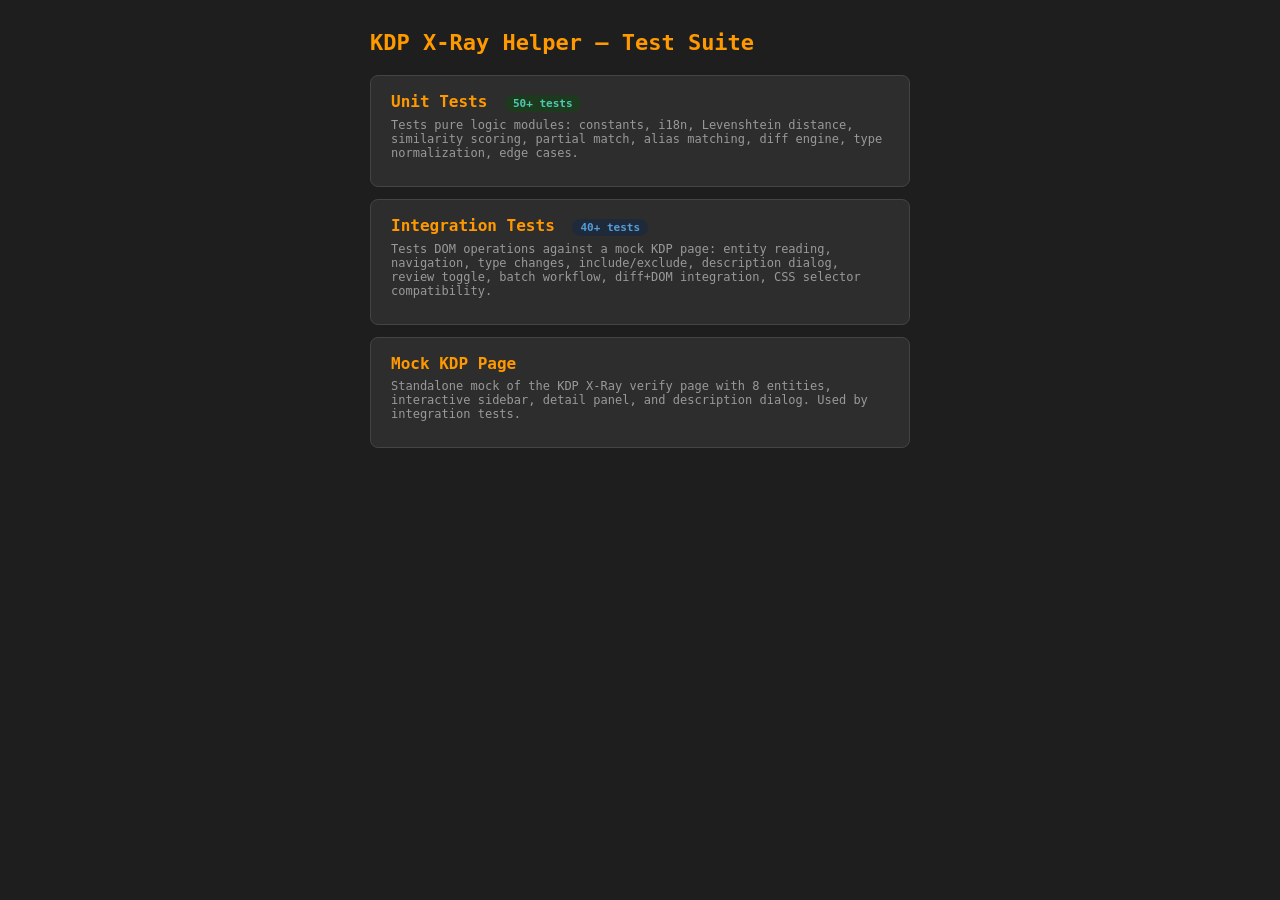
<file: tests/index.html>
<!doctype html>
<html>
<head>
  <meta charset="utf-8" />
  <title>KDP X-Ray Helper — Test Suite</title>
  <style>
    * { box-sizing: border-box; margin: 0; padding: 0; }
    body { font-family: 'SF Mono', Monaco, 'Consolas', monospace; font-size: 14px; background: #1e1e1e; color: #d4d4d4; padding: 30px; max-width: 600px; margin: 0 auto; }
    h1 { color: #ff9900; font-size: 22px; margin-bottom: 20px; }
    .card { background: #2d2d2d; border: 1px solid #444; border-radius: 8px; padding: 16px 20px; margin-bottom: 12px; }
    .card h2 { color: #569cd6; font-size: 16px; margin-bottom: 6px; }
    .card p { color: #999; font-size: 12px; margin-bottom: 10px; }
    a { color: #ff9900; text-decoration: none; font-weight: bold; }
    a:hover { text-decoration: underline; }
    .badge { display: inline-block; padding: 2px 8px; border-radius: 10px; font-size: 11px; margin-left: 8px; }
    .badge-unit { background: #1e3a1e; color: #4ec9b0; }
    .badge-int { background: #1e2a3a; color: #569cd6; }
  </style>
</head>
<body>
  <h1>KDP X-Ray Helper — Test Suite</h1>

  <div class="card">
    <h2><a href="test-runner.html">Unit Tests</a> <span class="badge badge-unit">50+ tests</span></h2>
    <p>Tests pure logic modules: constants, i18n, Levenshtein distance, similarity scoring, partial match, alias matching, diff engine, type normalization, edge cases.</p>
  </div>

  <div class="card">
    <h2><a href="test-integration.html">Integration Tests</a> <span class="badge badge-int">40+ tests</span></h2>
    <p>Tests DOM operations against a mock KDP page: entity reading, navigation, type changes, include/exclude, description dialog, review toggle, batch workflow, diff+DOM integration, CSS selector compatibility.</p>
  </div>

  <div class="card">
    <h2><a href="mock-kdp-page.html">Mock KDP Page</a></h2>
    <p>Standalone mock of the KDP X-Ray verify page with 8 entities, interactive sidebar, detail panel, and description dialog. Used by integration tests.</p>
  </div>
</body>
</html>
</file>
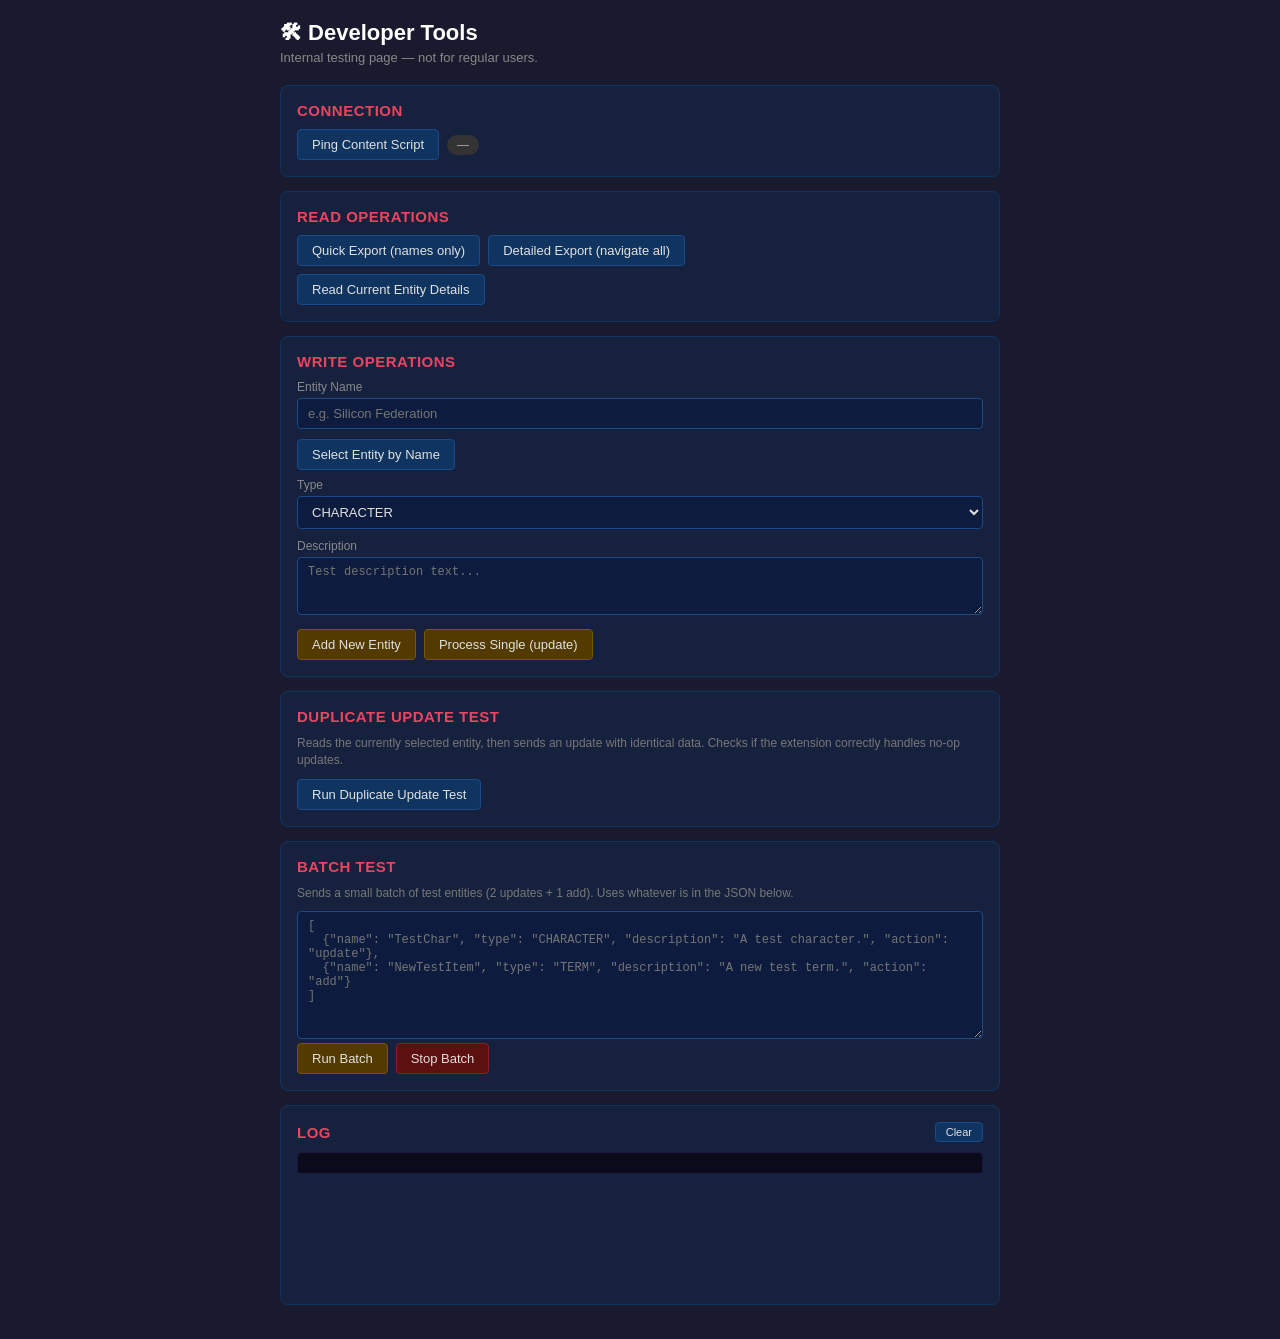
<file: options/options.html>
<!DOCTYPE html>
<html lang="en">
<head>
  <meta charset="UTF-8">
  <title>KDP X-Ray Helper — Developer Tools</title>
  <link rel="stylesheet" href="options.css">
</head>
<body>
  <div class="dev-container">
    <h1>🛠 Developer Tools</h1>
    <p class="subtitle">Internal testing page — not for regular users.</p>

    <!-- Connection Status -->
    <section class="card">
      <h2>Connection</h2>
      <div class="row">
        <button id="btn-ping">Ping Content Script</button>
        <span id="ping-status" class="status-badge">—</span>
      </div>
    </section>

    <!-- Read Operations -->
    <section class="card">
      <h2>Read Operations</h2>
      <div class="row">
        <button id="btn-quick-export">Quick Export (names only)</button>
        <button id="btn-detailed-export">Detailed Export (navigate all)</button>
      </div>
      <div class="row">
        <button id="btn-read-current">Read Current Entity Details</button>
      </div>
    </section>

    <!-- Write Operations -->
    <section class="card">
      <h2>Write Operations</h2>

      <div class="field-group">
        <label>Entity Name</label>
        <input type="text" id="input-entity-name" placeholder="e.g. Silicon Federation">
      </div>

      <div class="row">
        <button id="btn-select-entity">Select Entity by Name</button>
      </div>

      <div class="field-group">
        <label>Type</label>
        <select id="input-entity-type">
          <option value="CHARACTER">CHARACTER</option>
          <option value="TERM">TERM</option>
        </select>
      </div>
      <div class="field-group">
        <label>Description</label>
        <textarea id="input-entity-desc" rows="3" placeholder="Test description text..."></textarea>
      </div>

      <div class="row">
        <button id="btn-add-entity" class="btn-warning">Add New Entity</button>
        <button id="btn-process-single" class="btn-warning">Process Single (update)</button>
      </div>
    </section>

    <!-- Duplicate Detection Test -->
    <section class="card">
      <h2>Duplicate Update Test</h2>
      <p class="hint">Reads the currently selected entity, then sends an update with identical data. Checks if the extension correctly handles no-op updates.</p>
      <div class="row">
        <button id="btn-dup-test">Run Duplicate Update Test</button>
      </div>
    </section>

    <!-- Batch Test -->
    <section class="card">
      <h2>Batch Test</h2>
      <p class="hint">Sends a small batch of test entities (2 updates + 1 add). Uses whatever is in the JSON below.</p>
      <textarea id="input-batch-json" rows="8" placeholder='[
  {"name": "TestChar", "type": "CHARACTER", "description": "A test character.", "action": "update"},
  {"name": "NewTestItem", "type": "TERM", "description": "A new test term.", "action": "add"}
]'></textarea>
      <div class="row">
        <button id="btn-batch-run" class="btn-warning">Run Batch</button>
        <button id="btn-batch-stop" class="btn-danger">Stop Batch</button>
      </div>
    </section>

    <!-- Log Output -->
    <section class="card log-section">
      <div class="log-header">
        <h2>Log</h2>
        <button id="btn-clear-log" class="btn-small">Clear</button>
      </div>
      <pre id="log-output"></pre>
    </section>
  </div>

  <script src="../shared/constants.js"></script>
  <script src="options.js"></script>
</body>
</html>
</file>
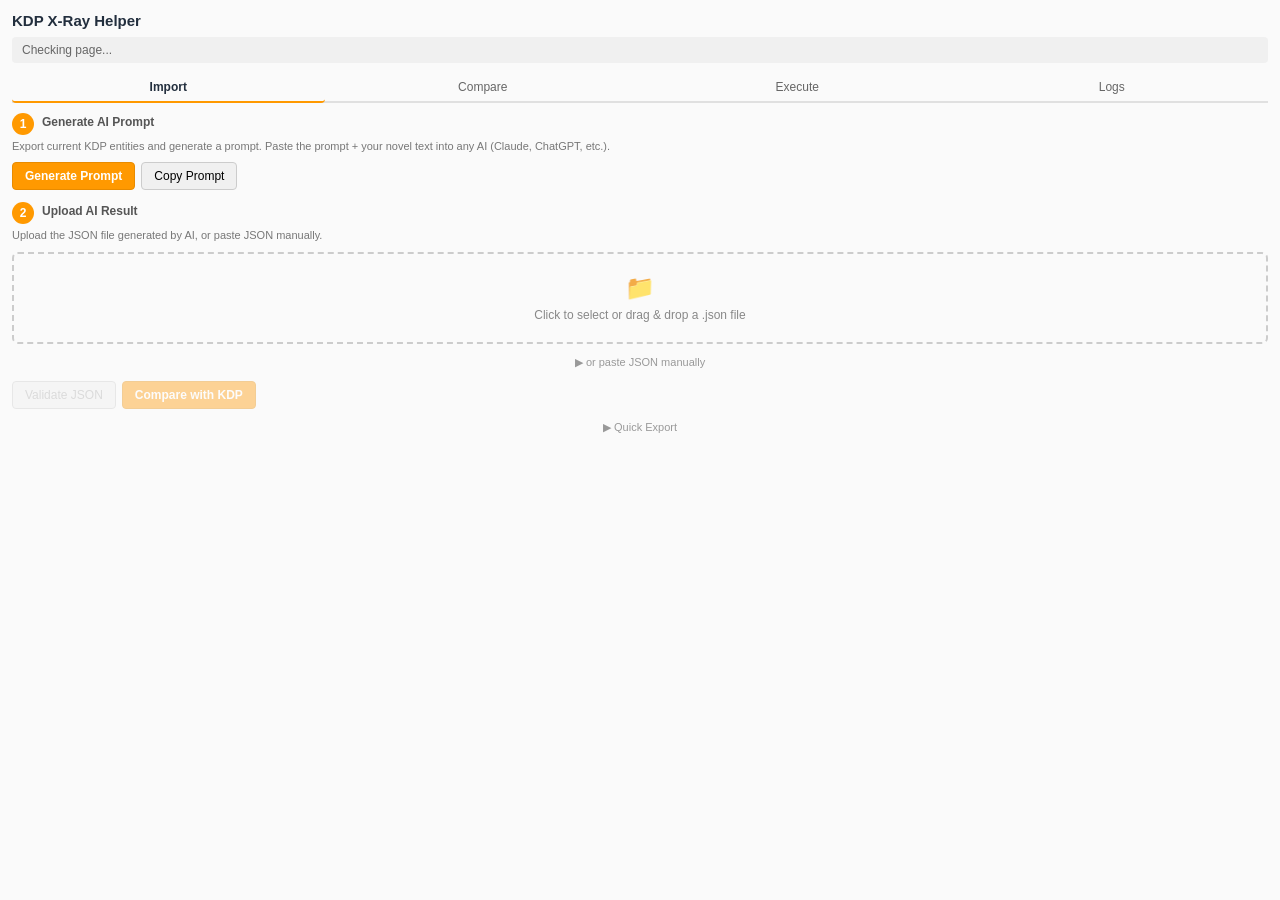
<file: sidepanel/sidepanel.html>
<!doctype html>
<html>
  <head>
    <meta charset="utf-8" />
    <link rel="stylesheet" href="sidepanel.css" />
  </head>
  <body>
    <div class="container">
      <!-- Header -->
      <div class="header">
        <h1 id="app-title">KDP X-Ray Helper</h1>
      </div>

      <!-- Status Bar -->
      <div id="status-bar" class="status">Checking page...</div>

      <!-- Tab Navigation -->
      <div class="tabs">
        <button class="tab active" data-tab="import" id="tab-btn-import">Import</button>
        <button class="tab" data-tab="diff" id="tab-btn-diff">Compare</button>
        <button class="tab" data-tab="execute" id="tab-btn-execute">Execute</button>
        <button class="tab" data-tab="log" id="tab-btn-log">Logs</button>
      </div>

      <!-- ========== IMPORT TAB ========== -->
      <div id="tab-import" class="tab-content active">

        <!-- STEP 1: Generate AI Prompt (with KDP entities embedded) -->
        <div class="section">
          <div class="step-header">
            <span class="step-badge">1</span>
            <label id="lbl-step1" class="section-label">Generate AI Prompt</label>
          </div>
          <p id="lbl-step1-desc" class="step-desc">Export current KDP entities and generate a prompt. Paste the prompt + your novel text into any AI (Claude, ChatGPT, etc.).</p>
          <div class="button-row">
            <button id="btn-gen-prompt" class="btn-primary">Generate Prompt</button>
            <button id="btn-copy-prompt">Copy Prompt</button>
          </div>
          <textarea
            id="prompt-output"
            rows="10"
            readonly
            class="prompt-area hidden"
          ></textarea>
          <div id="prompt-result" class="result"></div>
        </div>

        <!-- STEP 2: Upload AI result -->
        <div class="section">
          <div class="step-header">
            <span class="step-badge">2</span>
            <label id="lbl-step2" class="section-label">Upload AI Result</label>
          </div>
          <p id="lbl-step2-desc" class="step-desc">Upload the JSON file generated by AI, or paste JSON manually.</p>
          <div class="upload-zone" id="upload-zone">
            <input type="file" id="file-input" accept=".json" class="file-input-hidden" />
            <div class="upload-icon">📁</div>
            <div id="upload-hint" class="upload-hint">Click to select or drag & drop a .json file</div>
            <div id="upload-filename" class="upload-filename hidden"></div>
          </div>
          <!-- Collapsible paste area -->
          <div class="divider toggle-divider" id="toggle-paste-section">
            <span id="lbl-or-paste">▶ or paste JSON manually</span>
          </div>
          <div id="paste-section" class="section-inner hidden">
            <textarea
              id="json-input"
              rows="8"
              placeholder='[{"name":"Kyle Chen","type":"CHARACTER","description":"...","action":"update"}]'
            ></textarea>
          </div>
          <div class="button-row">
            <button id="btn-validate" disabled>Validate JSON</button>
            <button id="btn-compare" class="btn-primary" disabled>Compare with KDP</button>
          </div>
          <div id="validation-result" class="result"></div>
        </div>

        <!-- Quick Export (collapsible) -->
        <div class="divider toggle-divider" id="toggle-export-section">
          <span id="lbl-toggle-export">▶ Quick Export</span>
        </div>
        <div id="export-section" class="section hidden">
          <div class="button-row">
            <button id="btn-export">Export Entity List</button>
            <button id="btn-copy-export">Copy to Clipboard</button>
          </div>
          <textarea id="export-output" rows="6" readonly class="export-area"></textarea>
        </div>
      </div>

      <!-- ========== DIFF TAB ========== -->
      <div id="tab-diff" class="tab-content">
        <div class="diff-header">
          <h2 id="diff-title">Entity Comparison</h2>
          <div id="diff-summary" class="diff-summary"></div>
        </div>
        <div class="diff-actions">
          <button id="btn-approve-all" class="btn-sm">Approve All</button>
          <button id="btn-reject-all" class="btn-sm">Reject All</button>
        </div>
        <div id="diff-container" class="diff-container">
          <p class="placeholder-text">Import data and click "Compare with KDP" to see differences.</p>
        </div>
        <div class="button-row mt-10">
          <button id="btn-execute-approved" class="btn-primary btn-lg" disabled>Execute Approved Changes</button>
        </div>
      </div>

      <!-- ========== EXECUTE TAB ========== -->
      <div id="tab-execute" class="tab-content">
        <h2 id="exec-title">Batch Execution</h2>
        <div id="progress-section" class="progress-section">
          <div id="progress-bar-container" class="progress-bar-container">
            <div id="progress-bar" class="progress-bar">
              <span id="progress-text">0%</span>
            </div>
          </div>
          <div id="exec-status" class="exec-status"></div>
        </div>
        <div class="button-row mt-10">
          <button id="btn-start-batch" class="btn-primary" disabled>Start Batch</button>
          <button id="btn-stop" class="btn-danger" disabled>Stop</button>
        </div>
        <div id="exec-results" class="exec-results"></div>
      </div>

      <!-- ========== LOG TAB ========== -->
      <div id="tab-log" class="tab-content">
        <div id="log-output" class="log"></div>
        <button id="btn-clear-log">Clear Log</button>
      </div>
    </div>

    <!-- Load shared modules first, then panel scripts -->
    <script src="../shared/constants.js"></script>
    <script src="../shared/i18n.js"></script>
    <script src="../shared/diff-engine.js"></script>
    <script src="diff-viewer.js"></script>
    <script src="entity-editor.js"></script>
    <script src="batch-controls.js"></script>
    <script src="sidepanel.js"></script>
  </body>
</html>
</file>
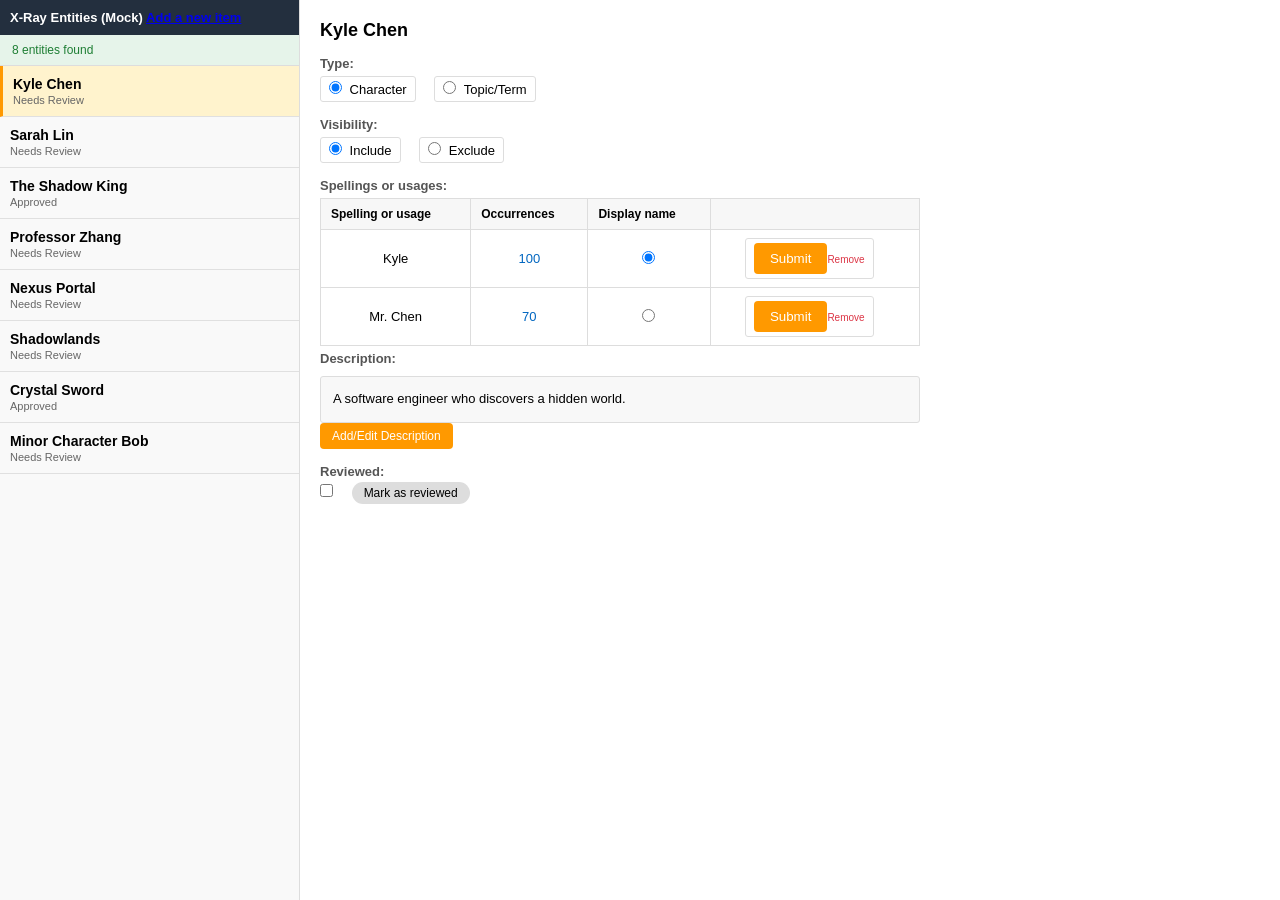
<file: tests/mock-kdp-page.html>
<!doctype html>
<html>
<head>
  <meta charset="utf-8" />
  <title>Mock KDP X-Ray Verify Page</title>
  <style>
    /* Simulate KDP X-Ray page layout — matches real Amazon KDP DOM structure */
    * { box-sizing: border-box; margin: 0; padding: 0; }
    body { font-family: Arial, sans-serif; font-size: 13px; display: flex; height: 100vh; }

    /* Sidebar: entity list */
    .sidebar { width: 300px; border-right: 1px solid #ddd; overflow-y: auto; background: #f9f9f9; }
    .sidebar-header { padding: 10px; background: #232f3e; color: #fff; font-weight: bold; }

    .entity.well {
      padding: 10px;
      border-bottom: 1px solid #e0e0e0;
      cursor: pointer;
      transition: background 0.15s;
    }
    .entity.well:hover { background: #e8e8e8; }
    .entity.well.selected { background: #fff3cd; border-left: 3px solid #ff9900; }
    .displayname { font-weight: bold; font-size: 14px; }
    .entity-status { font-size: 11px; color: #666; margin-top: 2px; }

    /* Main panel: entity details */
    .main-panel { flex: 1; padding: 20px; overflow-y: auto; }
    .entityAttributes { max-width: 600px; }
    .attribute.entityLabel .displayname { font-size: 18px; font-weight: bold; margin-bottom: 15px; display: block; }

    .field-group { margin-bottom: 15px; }
    .field-label { font-weight: bold; margin-bottom: 5px; display: block; color: #555; }

    /* Radio buttons — matches Amazon AUI .a-declarative wrapper */
    .a-declarative { display: inline-block; margin-right: 15px; cursor: pointer; padding: 4px 8px; border: 1px solid #ddd; border-radius: 3px; }
    .a-declarative:hover { background: #f0f0f0; }
    .a-declarative input[type="radio"] { margin-right: 4px; }

    /* Done switch — matches KDP #doneSwitch structure */
    #doneSwitch { margin-top: 10px; }
    .a-switch-label { cursor: pointer; padding: 4px 12px; background: #ddd; border-radius: 12px; font-size: 12px; }
    .a-switch-label.checked { background: #28a745; color: #fff; }

    /* Description — KDP renders .entityDescription and .entityCommentary via JS */
    .attribute.entityDescriptions { margin-top: 5px; }
    .entityDescription { padding: 12px; background: #f8f8f8; border: 1px solid #ddd; border-radius: 3px; margin-top: 10px; font-size: 13px; line-height: 1.6; }
    .entityCommentary { padding: 12px; background: #fffbe6; border: 1px solid #f0e6c0; border-radius: 3px; margin-top: 8px; font-size: 13px; font-style: italic; }

    /* Aliases — KDP detail panel uses table with tr.alias rows */
    .a-bordered { width: 100%; border-collapse: collapse; font-size: 13px; }
    .a-bordered th, .a-bordered td { border: 1px solid #ddd; padding: 8px 10px; text-align: left; }
    .a-bordered th { background: #f7f7f7; font-weight: 700; font-size: 12px; }
    .a-bordered .a-align-center { text-align: center; }
    tr.alias td a { color: #0066c0; text-decoration: none; }
    .removeButton { cursor: pointer; }

    /* Add description button */
    [data-action="add-description-action"] {
      display: inline-block; padding: 6px 12px; background: #ff9900; color: #fff;
      border: none; border-radius: 4px; cursor: pointer; font-size: 12px;
    }

    /* Modal — matches Bootstrap .modal with .in for visibility */
    .modal-overlay { display: none; position: fixed; top: 0; left: 0; right: 0; bottom: 0; background: rgba(0,0,0,0.4); z-index: 1000; }
    .modal-overlay.in { display: flex; align-items: center; justify-content: center; }
    .modal.descriptionDialog { background: #fff; border-radius: 8px; width: 500px; box-shadow: 0 4px 20px rgba(0,0,0,0.3); }
    .modal.descriptionDialog .modal-header { padding: 12px 16px; border-bottom: 1px solid #ddd; font-weight: bold; }
    .modal.descriptionDialog .modal-body { padding: 16px; }
    .modal.descriptionDialog .modal-body textarea { width: 100%; padding: 8px; margin: 4px 0 10px; border: 1px solid #ccc; border-radius: 4px; font-size: 12px; }
    .modal.descriptionDialog .modal-body label { font-weight: bold; font-size: 12px; }

    /* Submit button — matches KDP .a-button wrapper with disabled state */
    .a-button { display: inline-block; }
    .a-button .a-button-input { padding: 8px 16px; background: #ff9900; color: #fff; border: none; border-radius: 4px; cursor: pointer; }
    .a-button.a-button-disabled .a-button-input { opacity: 0.5; cursor: not-allowed; }

    /* Status bar */
    .status-bar { padding: 8px 12px; background: #e6f4ea; color: #1e7e34; font-size: 12px; border-bottom: 1px solid #ddd; }

    /* Remove alias button */
    [data-action="remove-alias-action"] { cursor: pointer; color: #dc3545; margin-left: 4px; font-size: 10px; }
  </style>
</head>
<body>

  <!-- ========== SIDEBAR: Entity List ========== -->
  <div class="sidebar">
    <div class="sidebar-header">
      X-Ray Entities (Mock)
      <span id="newEntityButton"><a href="#" data-target="#newEntityDialog" data-toggle="modal" class="a-link-normal a-nowrap">Add a new item</a></span>
    </div>
    <div class="status-bar">8 entities found</div>
    <div id="entity-list">
      <!-- Entities will be generated by JS below -->
    </div>
  </div>

  <!-- ========== MAIN PANEL: Entity Details ========== -->
  <div class="main-panel">
    <div class="entityAttributes" id="entity-detail">
      <!-- entityLabel with displayname inside — matches real KDP structure -->
      <div class="attribute entityLabel">
        <div class="displayname" id="detail-label">Select an entity</div>
      </div>

      <div class="field-group">
        <span class="field-label">Type:</span>
        <span class="a-declarative" data-action="change-type-action"><input type="radio" name="CHARACTER" id="radio-char" /> Character</span>
        <span class="a-declarative" data-action="change-type-action"><input type="radio" name="TOPIC" id="radio-topic" /> Topic/Term</span>
      </div>

      <div class="field-group">
        <span class="field-label">Visibility:</span>
        <span class="a-declarative" data-action="change-include-action"><input type="radio" name="include" id="radio-include" checked /> Include</span>
        <span class="a-declarative" data-action="change-include-action"><input type="radio" name="exclude" id="radio-exclude" /> Exclude</span>
      </div>

      <!-- Aliases — KDP detail panel uses table with tr.alias rows -->
      <div class="attribute entityAliases">
        <div class="field-label">Spellings or usages:</div>
        <table class="a-bordered a-span9" id="alias-table">
          <tr><th>Spelling or usage</th><th>Occurrences</th><th>Display name</th><th></th></tr>
          <!-- Alias rows rendered by JS -->
        </table>
      </div>

      <!-- Description display — KDP renders .entityDescription/.entityCommentary via JS -->
      <div class="attribute entityDescriptions" property="descriptions">
        <div class="field-label">Description:</div>
        <div class="description" id="desc-container">
          <!-- .entityDescription and .entityCommentary rendered by JS -->
        </div>
      </div>

      <div class="field-group">
        <span class="a-declarative" data-action="add-description-action"
              data-add-description-action='{"type":"AUTHOR"}'>
          Add/Edit Description
        </span>
      </div>

      <div class="field-group" id="doneSwitch" class="a-switch-row">
        <span class="field-label">Reviewed:</span>
        <input type="checkbox" name="doneSwitch" id="done-checkbox" class="a-declarative a-switch-input" />
        <label class="a-switch-label" for="done-checkbox">Mark as reviewed</label>
      </div>
    </div>
  </div>

  <!-- ========== DESCRIPTION MODAL — matches Bootstrap .modal structure ========== -->
  <div class="modal-overlay" id="modal-backdrop">
    <div class="modal descriptionDialog" id="humanDescriptionDialog" tabindex="-1" role="dialog" aria-hidden="true">
      <div class="modal-header">Custom Description</div>
      <div class="modal-body">
        <label>Description (max 1175 chars):</label>
        <textarea rows="5" id="desc-textarea"></textarea>
        <label>Commentary:</label>
        <textarea rows="3" id="commentary-textarea"></textarea>
        <div style="margin-top:10px">
          <!-- Submit button with .a-button wrapper and disabled state — matches real KDP -->
          <span id="humanDescriptionButtonOuter" class="a-button a-button-disabled a-button-primary">
            <span class="a-button-inner">
              <input id="humanDescriptionButton" name="humanDescriptionButton" disabled class="a-button-input" type="submit" value="Use custom description" />
            </span>
          </span>
          <button onclick="closeDescDialog()" style="margin-left:8px;background:#ccc;border:none;padding:8px 16px;border-radius:4px;cursor:pointer">Cancel</button>
        </div>
      </div>
    </div>
  </div>

  <!-- ========== NEW ENTITY MODAL — matches KDP #newEntityDialog ========== -->
  <div class="modal-overlay" id="new-entity-backdrop">
    <div class="modal" id="newEntityDialog" tabindex="-1" role="dialog" aria-hidden="true">
      <div class="modal-header">New Character or Term</div>
      <div class="modal-body">
        <label>Name:</label>
        <input type="text" id="entityName" class="form-control required" placeholder="Enter entity name" style="width:100%;padding:8px;margin:4px 0 10px;border:1px solid #ccc;border-radius:4px;" />
        <label>Type:</label>
        <div id="entityType" class="btn-group" style="margin:8px 0">
          <span class="a-button a-button-selected"><span class="a-button-inner"><button name="CHARACTER" data-value="CHARACTER" class="a-button-text" type="button" style="padding:6px 12px;border:1px solid #ddd;border-radius:3px;cursor:pointer;margin-right:8px">Character</button></span></span>
          <span class="a-button"><span class="a-button-inner"><button name="TOPIC" data-value="TOPIC" class="a-button-text" type="button" style="padding:6px 12px;border:1px solid #ddd;border-radius:3px;cursor:pointer">Term</button></span></span>
        </div>
        <div style="margin-top:10px">
          <span id="createNewEntityButton" class="a-button a-button-disabled a-button-primary">
            <span class="a-button-inner">
              <input class="a-button-input" type="submit" value="Create" disabled />
            </span>
          </span>
          <button onclick="closeNewEntityDialog()" style="margin-left:8px;background:#ccc;border:none;padding:8px 16px;border-radius:4px;cursor:pointer">Cancel</button>
        </div>
      </div>
    </div>
  </div>

  <script>
    // ========== MOCK DATA ==========
    const mockEntities = [
      { name: 'Kyle Chen', type: 'CHARACTER', status: 'Needs Review', description: 'A software engineer who discovers a hidden world.', commentary: '', aliases: ['Kyle', 'Mr. Chen'], included: true, reviewed: false },
      { name: 'Sarah Lin', type: 'CHARACTER', status: 'Needs Review', description: 'Kyle\'s partner and a quantum physicist.', commentary: '', aliases: ['Sarah', 'Dr. Lin'], included: true, reviewed: false },
      { name: 'The Shadow King', type: 'CHARACTER', status: 'Approved', description: 'The main antagonist ruling the dark realm.', commentary: 'Primary villain', aliases: ['Shadow King', 'Dark Lord'], included: true, reviewed: true },
      { name: 'Professor Zhang', type: 'CHARACTER', status: 'Needs Review', description: '', commentary: '', aliases: ['Prof. Zhang'], included: true, reviewed: false },
      { name: 'Nexus Portal', type: 'TOPIC', status: 'Needs Review', description: 'A gateway between dimensions.', commentary: '', aliases: ['The Portal', 'Nexus'], included: true, reviewed: false },
      { name: 'Shadowlands', type: 'TOPIC', status: 'Needs Review', description: 'A dark parallel dimension.', commentary: '', aliases: ['Shadow Realm'], included: true, reviewed: false },
      { name: 'Crystal Sword', type: 'TOPIC', status: 'Approved', description: 'An ancient weapon of great power.', commentary: '', aliases: ['The Sword'], included: true, reviewed: true },
      { name: 'Minor Character Bob', type: 'CHARACTER', status: 'Needs Review', description: '', commentary: '', aliases: [], included: true, reviewed: false },
    ];

    let selectedIndex = -1;
    // Expose for test access
    window._selectedIndex = () => selectedIndex;

    // ========== RENDER ENTITY LIST ==========
    function renderEntityList() {
      const list = document.getElementById('entity-list');
      list.innerHTML = '';
      mockEntities.forEach((entity, i) => {
        const div = document.createElement('div');
        div.className = 'entity well' + (i === selectedIndex ? ' selected' : '');
        div.setAttribute('data-index', i);
        div.innerHTML = `<div class="displayname" data-label="${entity.name}">${entity.name}</div><div class="entity-status">${entity.status}</div>`;
        div.addEventListener('click', () => selectEntity(i));
        list.appendChild(div);
      });
    }

    // ========== SELECT ENTITY ==========
    function selectEntity(index) {
      selectedIndex = index;
      const entity = mockEntities[index];

      // Update sidebar selection
      document.querySelectorAll('.entity.well').forEach((el, i) => {
        el.classList.toggle('selected', i === index);
      });

      // Update detail panel
      document.getElementById('detail-label').textContent = entity.name;
      document.getElementById('radio-char').checked = entity.type === 'CHARACTER';
      document.getElementById('radio-topic').checked = entity.type === 'TOPIC';
      document.getElementById('radio-include').checked = entity.included;
      document.getElementById('radio-exclude').checked = !entity.included;
      // Description — KDP renders .entityDescription div via JS
      const descContainer = document.getElementById('desc-container');
      descContainer.innerHTML = '';
      if (entity.description) {
        const descDiv = document.createElement('div');
        descDiv.className = 'entityDescription';
        descDiv.textContent = entity.description;
        descContainer.appendChild(descDiv);
        if (entity.commentary) {
          const commDiv = document.createElement('div');
          commDiv.className = 'entityCommentary';
          commDiv.textContent = entity.commentary;
          descContainer.appendChild(commDiv);
        }
      }

      document.getElementById('done-checkbox').checked = entity.reviewed;

      // Update done switch label
      const label = document.querySelector('.a-switch-label');
      label.classList.toggle('checked', entity.reviewed);

      // Render aliases — KDP detail panel: table with tr.alias rows
      const aliasTable = document.getElementById('alias-table');
      // Clear existing alias rows (keep header)
      while (aliasTable.rows.length > 1) aliasTable.deleteRow(1);
      (entity.aliases || []).forEach((alias, ai) => {
        const isDisplay = (ai === 0); // First alias is display name
        const occ = 100 - ai * 30;   // Mock occurrence counts

        const tr = document.createElement('tr');
        tr.className = isDisplay ? 'alias display' : 'alias';
        tr.setAttribute('data-entityindex', index);
        tr.setAttribute('data-alias', alias);

        const tdName = document.createElement('td');
        tdName.className = 'a-align-center';
        tdName.textContent = alias;

        const tdOcc = document.createElement('td');
        tdOcc.className = 'a-align-center';
        tdOcc.innerHTML = '<a class="a-link-normal count" href="#">' + occ + '</a>';

        const tdDisplay = document.createElement('td');
        tdDisplay.className = 'a-align-center';
        const radio = document.createElement('input');
        radio.type = 'radio';
        radio.name = 'displayName';
        radio.className = 'action make-display';
        if (isDisplay) radio.checked = true;
        tdDisplay.appendChild(radio);

        const tdRemove = document.createElement('td');
        tdRemove.className = 'a-align-center';
        const removeBtn = document.createElement('span');
        removeBtn.className = 'a-declarative';
        removeBtn.setAttribute('data-action', 'remove-alias-action');
        removeBtn.setAttribute('data-remove-alias-action', JSON.stringify({ entityindex: String(index), alias: alias }));
        removeBtn.innerHTML = '<span class="a-button a-button-base removeButton"><span class="a-button-inner"><input class="a-button-input" type="submit"><span class="a-button-text">Remove</span></span></span>';
        tdRemove.appendChild(removeBtn);

        tr.appendChild(tdName);
        tr.appendChild(tdOcc);
        tr.appendChild(tdDisplay);
        tr.appendChild(tdRemove);
        aliasTable.appendChild(tr);
      });
    }

    // ========== MOCK: Listen for radio/checkbox changes to update data ==========
    document.getElementById('radio-char').addEventListener('change', function() {
      if (selectedIndex >= 0 && this.checked) mockEntities[selectedIndex].type = 'CHARACTER';
    });
    document.getElementById('radio-topic').addEventListener('change', function() {
      if (selectedIndex >= 0 && this.checked) mockEntities[selectedIndex].type = 'TOPIC';
    });
    document.getElementById('radio-include').addEventListener('change', function() {
      if (selectedIndex >= 0 && this.checked) mockEntities[selectedIndex].included = true;
    });
    document.getElementById('radio-exclude').addEventListener('change', function() {
      if (selectedIndex >= 0 && this.checked) mockEntities[selectedIndex].included = false;
    });
    document.getElementById('done-checkbox').addEventListener('change', function() {
      if (selectedIndex >= 0) {
        mockEntities[selectedIndex].reviewed = this.checked;
        mockEntities[selectedIndex].status = this.checked ? 'Approved' : 'Needs Review';
        document.querySelector('.a-switch-label').classList.toggle('checked', this.checked);
        renderEntityList();
      }
    });

    // ========== DESCRIPTION DIALOG ==========
    document.querySelector('[data-action="add-description-action"]').addEventListener('click', () => {
      const backdrop = document.getElementById('modal-backdrop');
      const dialog = document.getElementById('humanDescriptionDialog');
      backdrop.classList.add('in');
      backdrop.style.display = 'block';
      dialog.classList.add('in');
      if (selectedIndex >= 0) {
        document.getElementById('desc-textarea').value = mockEntities[selectedIndex].description;
        document.getElementById('commentary-textarea').value = mockEntities[selectedIndex].commentary;
      }
      // Enable submit button when textarea has content (simulates KDP behavior)
      const submitBtn = document.getElementById('humanDescriptionButton');
      submitBtn.removeAttribute('disabled');
      document.getElementById('humanDescriptionButtonOuter').classList.remove('a-button-disabled');
    });

    document.getElementById('humanDescriptionButton').addEventListener('click', () => {
      if (selectedIndex >= 0) {
        mockEntities[selectedIndex].description = document.getElementById('desc-textarea').value;
        mockEntities[selectedIndex].commentary = document.getElementById('commentary-textarea').value;
        // Re-render description area with .entityDescription/.entityCommentary classes
        const descContainer = document.getElementById('desc-container');
        descContainer.innerHTML = '';
        if (mockEntities[selectedIndex].description) {
          const descDiv = document.createElement('div');
          descDiv.className = 'entityDescription';
          descDiv.textContent = mockEntities[selectedIndex].description;
          descContainer.appendChild(descDiv);
          if (mockEntities[selectedIndex].commentary) {
            const commDiv = document.createElement('div');
            commDiv.className = 'entityCommentary';
            commDiv.textContent = mockEntities[selectedIndex].commentary;
            descContainer.appendChild(commDiv);
          }
        }
      }
      closeDescDialog();
    });

    function closeDescDialog() {
      const backdrop = document.getElementById('modal-backdrop');
      const dialog = document.getElementById('humanDescriptionDialog');
      backdrop.classList.remove('in');
      backdrop.style.display = 'none';
      dialog.classList.remove('in');
      // Re-disable submit button
      document.getElementById('humanDescriptionButton').setAttribute('disabled', '');
      document.getElementById('humanDescriptionButtonOuter').classList.add('a-button-disabled');
    }

    // ========== NEW ENTITY DIALOG ==========
    document.querySelector('#newEntityButton a').addEventListener('click', (e) => {
      e.preventDefault();
      const backdrop = document.getElementById('new-entity-backdrop');
      const dialog = document.getElementById('newEntityDialog');
      backdrop.classList.add('in');
      backdrop.style.display = 'flex';
      dialog.classList.add('in');
      document.getElementById('entityName').value = '';
      _newEntityType = 'CHARACTER';
      // Highlight default type button
      document.querySelectorAll('#entityType button').forEach(btn => {
        const parentSpan = btn.closest('.a-button');
        if (parentSpan) parentSpan.classList.toggle('a-button-selected', btn.getAttribute('name') === 'CHARACTER');
      });
    });

    let _newEntityType = 'CHARACTER';
    document.querySelectorAll('#entityType button').forEach(btn => {
      btn.addEventListener('click', () => {
        _newEntityType = btn.getAttribute('name');
        document.querySelectorAll('#entityType button').forEach(b => {
          const parentSpan = b.closest('.a-button');
          if (parentSpan) parentSpan.classList.toggle('a-button-selected', b.getAttribute('name') === _newEntityType);
        });
      });
    });

    // Enable submit when name is entered
    document.getElementById('entityName').addEventListener('input', function() {
      const submitBtn = document.querySelector('#createNewEntityButton input');
      const outer = document.getElementById('createNewEntityButton');
      if (this.value.trim()) {
        submitBtn.removeAttribute('disabled');
        outer.classList.remove('a-button-disabled');
      } else {
        submitBtn.setAttribute('disabled', '');
        outer.classList.add('a-button-disabled');
      }
    });

    document.querySelector('#createNewEntityButton input').addEventListener('click', () => {
      const name = document.getElementById('entityName').value.trim();
      if (!name) return;
      // Add new entity to mockEntities
      const newEntity = {
        name: name,
        type: _newEntityType === 'TOPIC' ? 'TOPIC' : 'CHARACTER',
        status: 'Needs Review',
        description: '',
        commentary: '',
        aliases: [name],
        included: true,
        reviewed: false,
      };
      mockEntities.push(newEntity);
      renderEntityList();
      closeNewEntityDialog();
      // Auto-select the new entity
      selectEntity(mockEntities.length - 1);
    });

    function closeNewEntityDialog() {
      const backdrop = document.getElementById('new-entity-backdrop');
      const dialog = document.getElementById('newEntityDialog');
      backdrop.classList.remove('in');
      backdrop.style.display = 'none';
      dialog.classList.remove('in');
    }

    // ========== EXPOSE DATA FOR TESTING ==========
    window._mockEntities = mockEntities;
    window._getEntityState = () => mockEntities.map(e => ({...e}));

    // ========== INIT ==========
    renderEntityList();
    selectEntity(0);

    console.log('[Mock KDP] Page loaded with', mockEntities.length, 'entities');
  </script>
</body>
</html>
</file>
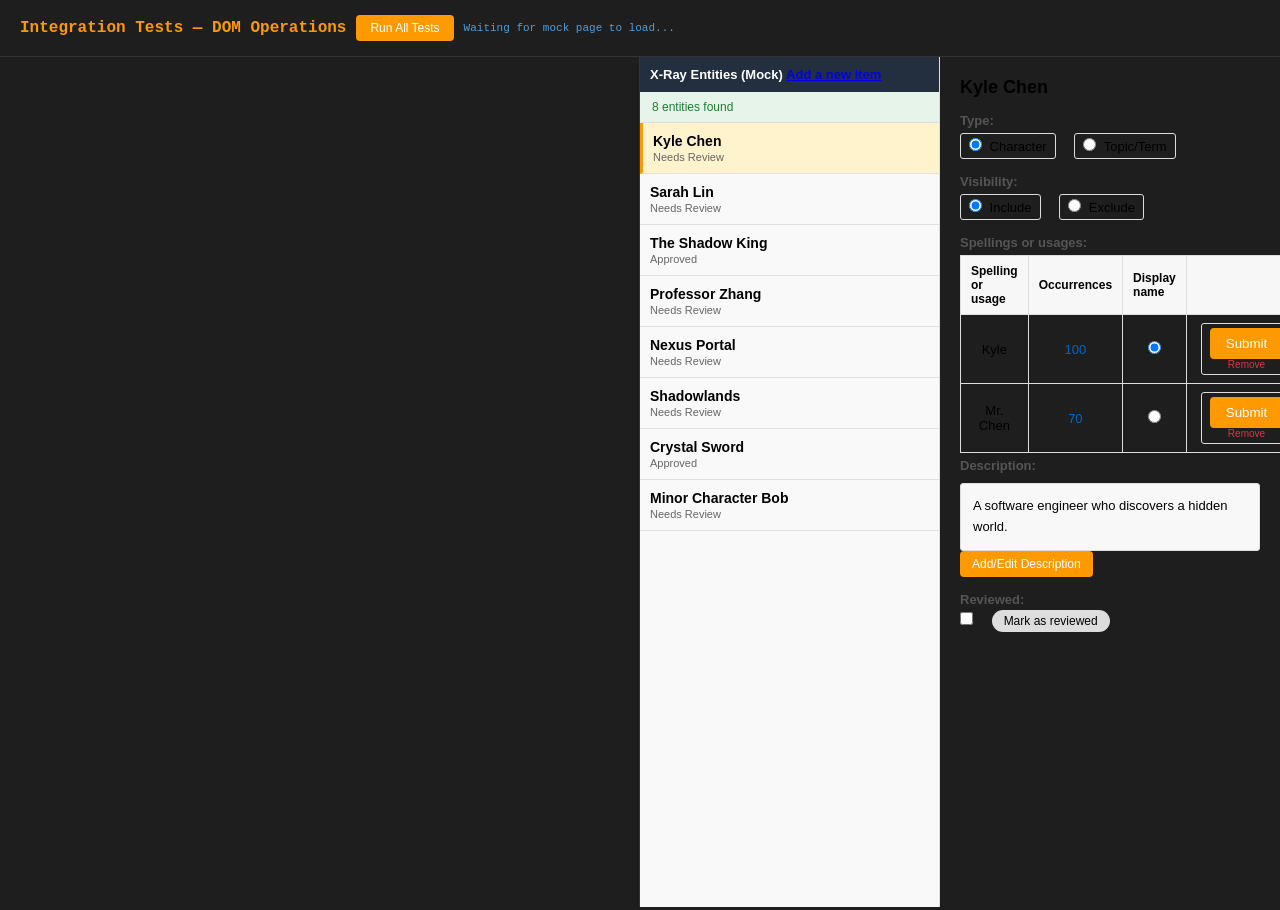
<file: tests/test-integration.html>
<!doctype html>
<html>
<head>
  <meta charset="utf-8" />
  <title>KDP X-Ray Helper — Integration Tests (DOM Operations)</title>
  <style>
    * { box-sizing: border-box; margin: 0; padding: 0; }
    body { font-family: 'SF Mono', Monaco, 'Consolas', monospace; font-size: 13px; background: #1e1e1e; color: #d4d4d4; }
    .controls { padding: 15px 20px; border-bottom: 1px solid #333; display: flex; gap: 10px; align-items: center; }
    h1 { color: #ff9900; font-size: 16px; }
    h2 { color: #569cd6; font-size: 14px; margin: 12px 0 6px; }
    button { padding: 6px 14px; background: #ff9900; color: #fff; border: none; border-radius: 4px; cursor: pointer; font-size: 12px; }
    button:hover { background: #e88b00; }
    button:disabled { background: #555; cursor: not-allowed; }
    .layout { display: flex; height: calc(100vh - 50px); }
    .test-panel { width: 50%; overflow-y: auto; padding: 15px 20px; border-right: 1px solid #333; }
    .mock-frame { width: 50%; }
    .mock-frame iframe { width: 100%; height: 100%; border: none; }
    .suite { margin-bottom: 15px; padding: 8px; border: 1px solid #333; border-radius: 6px; }
    .test { padding: 3px 0; display: flex; gap: 8px; align-items: flex-start; }
    .test .icon { width: 16px; text-align: center; flex-shrink: 0; }
    .pass { color: #4ec9b0; }
    .fail { color: #f44747; }
    .warn { color: #dcdcaa; }
    .error-detail { color: #f44747; font-size: 11px; margin-left: 24px; padding: 2px 0; }
    .summary { margin-top: 15px; padding: 10px; border-radius: 6px; font-size: 14px; font-weight: bold; }
    .summary.all-pass { background: #1e3a1e; color: #4ec9b0; border: 1px solid #4ec9b0; }
    .summary.has-fail { background: #3a1e1e; color: #f44747; border: 1px solid #f44747; }
    .info { color: #569cd6; font-size: 11px; margin: 5px 0; }
  </style>
</head>
<body>

<div class="controls">
  <h1>Integration Tests — DOM Operations</h1>
  <button id="btn-run" onclick="runAllIntegrationTests()">Run All Tests</button>
  <span class="info" id="status-info">Waiting for mock page to load...</span>
</div>

<div class="layout">
  <div class="test-panel" id="output"></div>
  <div class="mock-frame">
    <iframe id="mock-iframe" src="mock-kdp-page.html"></iframe>
  </div>
</div>

<!-- Load shared modules (same as content scripts) -->
<script src="../shared/constants.js"></script>
<script src="../shared/diff-engine.js"></script>

<script>
  // ========== TEST FRAMEWORK (async-aware) ==========

  const results = { total: 0, passed: 0, failed: 0, errors: [] };
  let currentSuite = '';
  let mockDoc = null;    // iframe's document
  let mockWin = null;    // iframe's window

  const outputEl = () => document.getElementById('output');

  function suite(name) {
    currentSuite = name;
    const div = document.createElement('div');
    div.className = 'suite';
    div.id = 'suite-' + name.replace(/\s/g, '-');
    const h = document.createElement('h2');
    h.textContent = name;
    div.appendChild(h);
    outputEl().appendChild(div);
  }

  async function test(name, fn) {
    results.total++;
    const suiteEl = document.querySelector(`#suite-${currentSuite.replace(/\s/g, '-')}`);
    const div = document.createElement('div');
    div.className = 'test';

    try {
      await fn();
      results.passed++;
      div.innerHTML = `<span class="icon pass">✓</span><span class="pass">${name}</span>`;
    } catch (err) {
      results.failed++;
      results.errors.push({ suite: currentSuite, test: name, error: err.message });
      div.innerHTML = `<span class="icon fail">✗</span><span class="fail">${name}</span>`;
      const detail = document.createElement('div');
      detail.className = 'error-detail';
      detail.textContent = err.message;
      suiteEl.appendChild(div);
      suiteEl.appendChild(detail);
      return;
    }
    suiteEl.appendChild(div);
  }

  function assert(condition, msg) {
    if (!condition) throw new Error(msg || 'Assertion failed');
  }

  function assertEqual(actual, expected, msg) {
    if (actual !== expected) {
      throw new Error(`${msg || 'assertEqual'}: expected ${JSON.stringify(expected)}, got ${JSON.stringify(actual)}`);
    }
  }

  function showSummary() {
    const div = document.createElement('div');
    div.className = `summary ${results.failed === 0 ? 'all-pass' : 'has-fail'}`;
    div.textContent = `${results.passed}/${results.total} tests passed` +
      (results.failed > 0 ? ` — ${results.failed} FAILED` : ' — ALL PASS ✓');
    outputEl().appendChild(div);

    if (results.errors.length > 0) {
      const errDiv = document.createElement('div');
      errDiv.style.marginTop = '10px';
      errDiv.style.fontSize = '12px';
      errDiv.style.color = '#f44747';
      errDiv.innerHTML = '<strong>Failed tests:</strong><br>' +
        results.errors.map(e => `  [${e.suite}] ${e.test}: ${e.error}`).join('<br>');
      outputEl().appendChild(errDiv);
    }
  }

  // ========== HELPERS ==========

  function sleep(ms) {
    return new Promise(r => setTimeout(r, ms));
  }

  /**
   * Create DomReader/DomWriter-like functions that operate on the iframe's document
   * instead of the host page's document.
   */
  function createMockDomReader() {
    return {
      getAllEntities() {
        const entities = mockDoc.querySelectorAll(XRAY.SEL.ENTITY_ITEM);
        return Array.from(entities).map(el => {
          const name = el.querySelector(XRAY.SEL.ENTITY_NAME)?.textContent?.trim() || '';
          const status = el.querySelector(XRAY.SEL.ENTITY_STATUS)?.textContent?.trim() || '';
          const index = parseInt(el.getAttribute('data-index'));
          return { name, status, index, element: el };
        });
      },

      getCurrentEntityName() {
        return mockDoc.querySelector(XRAY.SEL.DETAIL_LABEL)?.textContent?.trim() || '';
      },

      readCurrentEntityDetails() {
        const name = this.getCurrentEntityName();
        if (!name) return null;

        const charRadio = mockDoc.querySelector(XRAY.SEL.DETAIL_TYPE_CHAR);
        const topicRadio = mockDoc.querySelector(XRAY.SEL.DETAIL_TYPE_TOPIC);
        let type = XRAY.TYPE.CHARACTER;
        if (topicRadio && topicRadio.checked) type = XRAY.TYPE.TERM;

        const includeRadio = mockDoc.querySelector(XRAY.SEL.DETAIL_INCLUDE);
        const included = includeRadio ? includeRadio.checked : true;

        const descEl = mockDoc.querySelector(XRAY.SEL.DESC_TEXT);
        const commentEl = mockDoc.querySelector(XRAY.SEL.COMMENTARY_TEXT);
        const description = descEl?.textContent?.trim() || '';
        const commentary = commentEl?.textContent?.trim() || '';

        const doneSwitch = mockDoc.querySelector(XRAY.SEL.DONE_SWITCH);
        const reviewed = doneSwitch ? doneSwitch.checked : false;

        const aliasEls = mockDoc.querySelectorAll(XRAY.SEL.ALIAS_LIST);
        const aliases = Array.from(aliasEls).map(el => el.textContent?.trim()).filter(Boolean);

        return { name, type, included, description, commentary, reviewed, aliases };
      },

      isPageReady() {
        return mockDoc.querySelectorAll(XRAY.SEL.ENTITY_ITEM).length > 0;
      },

      exportEntitiesQuick() {
        return this.getAllEntities().map(e => ({
          name: e.name, status: e.status, dataIndex: e.index,
        }));
      },
    };
  }

  function createMockDomWriter(reader) {
    function simulateClick(el) {
      if (!el) return;
      el.dispatchEvent(new MouseEvent('click', { bubbles: true, cancelable: true }));
    }

    function triggerInputEvent(el) {
      el.dispatchEvent(new Event('input', { bubbles: true }));
      el.dispatchEvent(new Event('change', { bubbles: true }));
    }

    return {
      async selectEntityByIndex(dataIndex) {
        const entity = mockDoc.querySelector(`${XRAY.SEL.ENTITY_ITEM}[data-index="${dataIndex}"]`);
        if (!entity) throw new Error(`Entity with index ${dataIndex} not found`);
        simulateClick(entity);
        await sleep(50); // shortened delays for testing
        return reader.getCurrentEntityName();
      },

      async selectEntityByName(name) {
        const entities = reader.getAllEntities();
        const match = entities.find(e => e.name.toLowerCase() === name.toLowerCase());
        if (!match) throw new Error(`Entity "${name}" not found in sidebar`);
        return this.selectEntityByIndex(match.index);
      },

      async setEntityType(type) {
        const radioSelector = type === XRAY.TYPE.CHARACTER
          ? XRAY.SEL.DETAIL_TYPE_CHAR
          : XRAY.SEL.DETAIL_TYPE_TOPIC;
        const radio = mockDoc.querySelector(radioSelector);
        if (!radio) throw new Error(`Radio for type ${type} not found`);
        if (!radio.checked) {
          const wrapper = radio.closest(XRAY.SEL.RADIO_WRAPPER) || radio.parentElement;
          simulateClick(wrapper);
          // Also set the radio directly for mock page compatibility
          radio.checked = true;
          radio.dispatchEvent(new Event('change', { bubbles: true }));
          await sleep(30);
        }
      },

      async setIncludeExclude(include) {
        const selector = include ? XRAY.SEL.DETAIL_INCLUDE : XRAY.SEL.DETAIL_EXCLUDE;
        const radio = mockDoc.querySelector(selector);
        if (!radio) return;
        if (!radio.checked) {
          radio.checked = true;
          radio.dispatchEvent(new Event('change', { bubbles: true }));
          await sleep(30);
        }
      },

      async setDescription(description, commentary) {
        const addDescBtn = mockDoc.querySelector(XRAY.SEL.DESC_ADD_BTN);
        if (!addDescBtn) throw new Error('Add description button not found');
        simulateClick(addDescBtn);
        await sleep(50);

        const textareas = mockDoc.querySelector(XRAY.SEL.DESC_MODAL_BODY)?.querySelectorAll('textarea');
        if (!textareas || textareas.length < 2) throw new Error('Description textareas not found');

        textareas[0].value = description;
        triggerInputEvent(textareas[0]);

        if (commentary) {
          textareas[1].value = commentary;
          triggerInputEvent(textareas[1]);
        }

        await sleep(30);

        const submitBtn = mockDoc.querySelector(XRAY.SEL.DESC_SUBMIT);
        if (submitBtn) simulateClick(submitBtn);
        await sleep(50);
      },

      async setItemReviewed(reviewed) {
        const doneSwitch = mockDoc.querySelector(XRAY.SEL.DONE_SWITCH);
        if (!doneSwitch) return;
        if (doneSwitch.checked !== reviewed) {
          doneSwitch.checked = reviewed;
          doneSwitch.dispatchEvent(new Event('change', { bubbles: true }));
          await sleep(30);
        }
      },
    };
  }

  // ========== RESET MOCK PAGE ==========

  function resetMockPage() {
    return new Promise((resolve) => {
      const iframe = document.getElementById('mock-iframe');
      iframe.onload = () => {
        mockWin = iframe.contentWindow;
        mockDoc = iframe.contentDocument;
        setTimeout(resolve, 100);
      };
      iframe.src = iframe.src; // reload
    });
  }

  // ========== TEST SUITES ==========

  async function runAllIntegrationTests() {
    const btn = document.getElementById('btn-run');
    btn.disabled = true;
    document.getElementById('status-info').textContent = 'Running tests...';
    results.total = 0; results.passed = 0; results.failed = 0; results.errors = [];
    outputEl().innerHTML = '';

    // Ensure iframe is loaded
    const iframe = document.getElementById('mock-iframe');
    mockWin = iframe.contentWindow;
    mockDoc = iframe.contentDocument;

    if (!mockDoc || !mockDoc.querySelector('.entity.well')) {
      await new Promise(r => { iframe.onload = () => setTimeout(r, 200); });
      mockWin = iframe.contentWindow;
      mockDoc = iframe.contentDocument;
    }

    await testDomReaderBasics();
    await testDomReaderDetails();
    await testEntityNavigation();
    await testTypeChanges();
    await testIncludeExclude();
    await testDescriptionDialog();
    await testReviewToggle();
    await testBatchWorkflow();
    await testDiffIntegration();
    await testSelectorCompatibility();

    showSummary();
    btn.disabled = false;
    document.getElementById('status-info').textContent = 'Done!';
  }

  // ---- DomReader Basics ----
  async function testDomReaderBasics() {
    suite('DomReader — Entity List');
    const reader = createMockDomReader();

    await test('isPageReady returns true', () => {
      assert(reader.isPageReady(), 'Page should be ready');
    });

    await test('getAllEntities returns 8 entities', () => {
      const entities = reader.getAllEntities();
      assertEqual(entities.length, 8, 'Entity count');
    });

    await test('First entity is Kyle Chen', () => {
      const entities = reader.getAllEntities();
      assertEqual(entities[0].name, 'Kyle Chen');
    });

    await test('Entity names match mock data', () => {
      const entities = reader.getAllEntities();
      const expected = ['Kyle Chen', 'Sarah Lin', 'The Shadow King', 'Professor Zhang',
                        'Nexus Portal', 'Shadowlands', 'Crystal Sword', 'Minor Character Bob'];
      expected.forEach((name, i) => {
        assertEqual(entities[i].name, name, `Entity ${i}`);
      });
    });

    await test('Entity indices are sequential', () => {
      const entities = reader.getAllEntities();
      entities.forEach((e, i) => {
        assertEqual(e.index, i, `Index of entity ${i}`);
      });
    });

    await test('exportEntitiesQuick returns correct structure', () => {
      const quick = reader.exportEntitiesQuick();
      assertEqual(quick.length, 8);
      assert(quick[0].name === 'Kyle Chen');
      assert(typeof quick[0].dataIndex === 'number');
      assert(typeof quick[0].status === 'string');
    });

    await test('Status values are present', () => {
      const entities = reader.getAllEntities();
      assert(entities[0].status.length > 0, 'Should have status text');
      assert(entities[0].status === 'Needs Review' || entities[0].status === 'Approved');
    });
  }

  // ---- DomReader Details ----
  async function testDomReaderDetails() {
    suite('DomReader — Entity Details');
    const reader = createMockDomReader();

    await test('getCurrentEntityName returns first entity (default)', () => {
      const name = reader.getCurrentEntityName();
      assertEqual(name, 'Kyle Chen');
    });

    await test('readCurrentEntityDetails returns full data', () => {
      const details = reader.readCurrentEntityDetails();
      assert(details !== null, 'Should return details');
      assertEqual(details.name, 'Kyle Chen');
      assertEqual(details.type, 'CHARACTER');
      assert(typeof details.included === 'boolean');
      assert(typeof details.description === 'string');
      assert(typeof details.reviewed === 'boolean');
    });

    await test('Kyle Chen has description', () => {
      const details = reader.readCurrentEntityDetails();
      assert(details.description.length > 0, 'Kyle should have a description');
    });

    await test('Kyle Chen has aliases', () => {
      const details = reader.readCurrentEntityDetails();
      assert(details.aliases.length > 0, 'Kyle should have aliases: ' + JSON.stringify(details.aliases));
    });
  }

  // ---- Entity Navigation ----
  async function testEntityNavigation() {
    await resetMockPage();
    suite('DomWriter — Entity Navigation');
    const reader = createMockDomReader();
    const writer = createMockDomWriter(reader);

    await test('Select entity by index (index 2 = The Shadow King)', async () => {
      const name = await writer.selectEntityByIndex(2);
      assertEqual(name, 'The Shadow King');
    });

    await test('Select entity by name (Sarah Lin)', async () => {
      const name = await writer.selectEntityByName('Sarah Lin');
      assertEqual(name, 'Sarah Lin');
    });

    await test('Select entity by name case-insensitive', async () => {
      const name = await writer.selectEntityByName('nexus portal');
      assertEqual(name, 'Nexus Portal');
    });

    await test('Select nonexistent entity throws', async () => {
      let threw = false;
      try {
        await writer.selectEntityByName('Nonexistent Character');
      } catch (e) {
        threw = true;
        assert(e.message.includes('not found'), 'Error message: ' + e.message);
      }
      assert(threw, 'Should have thrown');
    });

    await test('Navigate to entity and read details', async () => {
      await writer.selectEntityByName('Shadowlands');
      const details = reader.readCurrentEntityDetails();
      assertEqual(details.name, 'Shadowlands');
      assert(details.description.includes('parallel dimension') || details.description.includes('dark'),
        'Desc: ' + details.description);
    });

    await test('Navigate between multiple entities', async () => {
      await writer.selectEntityByIndex(0);
      assertEqual(reader.getCurrentEntityName(), 'Kyle Chen');

      await writer.selectEntityByIndex(7);
      assertEqual(reader.getCurrentEntityName(), 'Minor Character Bob');

      await writer.selectEntityByIndex(4);
      assertEqual(reader.getCurrentEntityName(), 'Nexus Portal');
    });
  }

  // ---- Type Changes ----
  async function testTypeChanges() {
    await resetMockPage();
    suite('DomWriter — Type Changes');
    const reader = createMockDomReader();
    const writer = createMockDomWriter(reader);

    await test('Kyle Chen is initially CHARACTER', async () => {
      await writer.selectEntityByIndex(0);
      const details = reader.readCurrentEntityDetails();
      assertEqual(details.type, 'CHARACTER');
    });

    await test('Change Kyle to TERM', async () => {
      await writer.selectEntityByIndex(0);
      await writer.setEntityType(XRAY.TYPE.TERM);
      const details = reader.readCurrentEntityDetails();
      assertEqual(details.type, 'TERM', 'Type after change');
    });

    await test('Nexus Portal is initially TERM (TOPIC)', async () => {
      await writer.selectEntityByIndex(4);
      const details = reader.readCurrentEntityDetails();
      assertEqual(details.type, 'TERM', 'Nexus should be TERM/TOPIC');
    });

    await test('Change Nexus Portal to CHARACTER', async () => {
      await writer.selectEntityByIndex(4);
      await writer.setEntityType(XRAY.TYPE.CHARACTER);
      const details = reader.readCurrentEntityDetails();
      assertEqual(details.type, 'CHARACTER');
    });
  }

  // ---- Include/Exclude ----
  async function testIncludeExclude() {
    await resetMockPage();
    suite('DomWriter — Include/Exclude');
    const reader = createMockDomReader();
    const writer = createMockDomWriter(reader);

    await test('Kyle Chen is initially included', async () => {
      await writer.selectEntityByIndex(0);
      const details = reader.readCurrentEntityDetails();
      assertEqual(details.included, true);
    });

    await test('Set exclude on Kyle', async () => {
      await writer.selectEntityByIndex(0);
      await writer.setIncludeExclude(false);
      const details = reader.readCurrentEntityDetails();
      assertEqual(details.included, false, 'Should be excluded');
    });

    await test('Set include back', async () => {
      await writer.selectEntityByIndex(0);
      await writer.setIncludeExclude(true);
      const details = reader.readCurrentEntityDetails();
      assertEqual(details.included, true, 'Should be included');
    });
  }

  // ---- Description Dialog ----
  async function testDescriptionDialog() {
    await resetMockPage();
    suite('DomWriter — Description Dialog');
    const reader = createMockDomReader();
    const writer = createMockDomWriter(reader);

    await test('Set description on Kyle Chen', async () => {
      await writer.selectEntityByIndex(0);
      await writer.setDescription('A brave engineer from Shanghai.', 'Test commentary');
      await sleep(50);
      const details = reader.readCurrentEntityDetails();
      assertEqual(details.description, 'A brave engineer from Shanghai.');
    });

    await test('Set description on Professor Zhang (initially empty)', async () => {
      await writer.selectEntityByName('Professor Zhang');
      await writer.setDescription('A wise mentor at the university.', '');
      await sleep(50);
      const details = reader.readCurrentEntityDetails();
      assertEqual(details.description, 'A wise mentor at the university.');
    });

    await test('Description with special characters', async () => {
      await writer.selectEntityByIndex(0);
      const specialDesc = 'Test with "quotes" & <angles> and 中文描述';
      await writer.setDescription(specialDesc, '');
      await sleep(50);
      const details = reader.readCurrentEntityDetails();
      assertEqual(details.description, specialDesc);
    });

    await test('Description dialog opens and closes', async () => {
      await writer.selectEntityByIndex(0);
      const addBtn = mockDoc.querySelector(XRAY.SEL.DESC_ADD_BTN);
      assert(addBtn !== null, 'Add description button should exist');
      addBtn.click();
      await sleep(50);
      const dialog = mockDoc.querySelector(XRAY.SEL.DESC_DIALOG);
      assert(dialog !== null, 'Dialog element should exist');
      assert(dialog.classList.contains('in') || dialog.style.display === 'block',
        'Dialog should be visible');
      // Close it
      const submitBtn = mockDoc.querySelector(XRAY.SEL.DESC_SUBMIT);
      submitBtn.click();
      await sleep(50);
    });
  }

  // ---- Review Toggle ----
  async function testReviewToggle() {
    await resetMockPage();
    suite('DomWriter — Review Toggle');
    const reader = createMockDomReader();
    const writer = createMockDomWriter(reader);

    await test('Kyle Chen is initially not reviewed', async () => {
      await writer.selectEntityByIndex(0);
      const details = reader.readCurrentEntityDetails();
      assertEqual(details.reviewed, false);
    });

    await test('Set reviewed to true', async () => {
      await writer.selectEntityByIndex(0);
      await writer.setItemReviewed(true);
      const details = reader.readCurrentEntityDetails();
      assertEqual(details.reviewed, true);
    });

    await test('Set reviewed back to false', async () => {
      await writer.selectEntityByIndex(0);
      await writer.setItemReviewed(false);
      const details = reader.readCurrentEntityDetails();
      assertEqual(details.reviewed, false);
    });

    await test('The Shadow King is initially reviewed', async () => {
      await writer.selectEntityByIndex(2);
      const details = reader.readCurrentEntityDetails();
      assertEqual(details.reviewed, true);
    });
  }

  // ---- Batch Workflow ----
  async function testBatchWorkflow() {
    await resetMockPage();
    suite('Batch Workflow (simulated)');
    const reader = createMockDomReader();
    const writer = createMockDomWriter(reader);

    await test('Process single entity update', async () => {
      await writer.selectEntityByName('Kyle Chen');
      await writer.setEntityType(XRAY.TYPE.CHARACTER);
      await writer.setIncludeExclude(true);
      await writer.setDescription('Updated by batch test', 'Auto-generated');
      await writer.setItemReviewed(true);
      await sleep(50);

      const details = reader.readCurrentEntityDetails();
      assertEqual(details.description, 'Updated by batch test');
      assertEqual(details.reviewed, true);
    });

    await test('Process delete (exclude) operation', async () => {
      await writer.selectEntityByName('Minor Character Bob');
      await writer.setIncludeExclude(false);
      await writer.setItemReviewed(true);
      await sleep(30);

      const details = reader.readCurrentEntityDetails();
      assertEqual(details.included, false);
      assertEqual(details.reviewed, true);
    });

    await test('Multi-entity sequential workflow', async () => {
      const ops = [
        { name: 'Sarah Lin', type: 'CHARACTER', desc: 'Quantum physicist' },
        { name: 'Nexus Portal', type: 'TERM', desc: 'Interdimensional gateway' },
        { name: 'Crystal Sword', type: 'TERM', desc: 'Ancient artifact of power' },
      ];

      for (const op of ops) {
        await writer.selectEntityByName(op.name);
        await writer.setEntityType(op.type === 'TERM' ? XRAY.TYPE.TERM : XRAY.TYPE.CHARACTER);
        await writer.setDescription(op.desc, '');
        await writer.setItemReviewed(true);
        await sleep(30);
      }

      // Verify all were updated
      for (const op of ops) {
        await writer.selectEntityByName(op.name);
        const details = reader.readCurrentEntityDetails();
        assertEqual(details.description, op.desc, `${op.name} description`);
        assertEqual(details.reviewed, true, `${op.name} reviewed`);
      }
    });

    await test('Mock data reflects changes', () => {
      const state = mockWin._getEntityState();
      const kyle = state.find(e => e.name === 'Kyle Chen');
      assertEqual(kyle.description, 'Updated by batch test');
      const bob = state.find(e => e.name === 'Minor Character Bob');
      assertEqual(bob.included, false);
    });
  }

  // ---- Diff + DOM Integration ----
  async function testDiffIntegration() {
    await resetMockPage();
    suite('Diff Engine + DOM Integration');
    const reader = createMockDomReader();

    await test('Read entities from mock page and generate diff', () => {
      const kdpEntities = reader.exportEntitiesQuick().map(e => ({
        name: e.name,
        type: 'CHARACTER',
        description: '',
      }));

      const importedEntities = [
        { name: 'Kyle Chen', type: 'CHARACTER', description: 'Updated hero', action: 'update' },
        { name: 'Sarah Lin', type: 'CHARACTER', description: 'Physicist', action: 'update' },
        { name: 'Minor Character Bob', type: 'CHARACTER', action: 'delete' },
        { name: 'New Character Alice', type: 'CHARACTER', description: 'New villain', action: 'update' },
      ];

      const diff = DiffEngine.generateDiff(importedEntities, kdpEntities, { showUnmatched: true });

      assert(Array.isArray(diff), 'Diff should be array');
      assert(diff.length > 0, 'Diff should have items');

      const kyle = diff.find(d => d.name === 'Kyle Chen');
      assert(kyle !== null, 'Kyle should be in diff');
      assertEqual(kyle.source, 'both', 'Kyle source');

      const bob = diff.find(d => d.name === 'Minor Character Bob');
      assertEqual(bob.action, 'delete', 'Bob should be marked for delete');

      const alice = diff.find(d => d.name === 'New Character Alice');
      assertEqual(alice.source, 'import_only', 'Alice is import-only');

      const stats = DiffEngine.getDiffStats(diff);
      assert(stats.total > 0, 'Should have total');
    });

    await test('Fuzzy match between AI and KDP names', () => {
      const kdpEntities = [
        { name: 'The Shadow King', type: 'CHARACTER', aliases: ['Shadow King', 'Dark Lord'] },
      ];

      // AI might extract slightly different name
      const result = DiffEngine.findBestMatch(
        { name: 'Shadow King' },
        kdpEntities
      );
      assert(result !== null, 'Should find Shadow King via alias');
      assertEqual(result.kdpEntity.name, 'The Shadow King');
    });
  }

  // ---- Selector Compatibility ----
  async function testSelectorCompatibility() {
    suite('CSS Selector Compatibility');

    await test('ENTITY_ITEM selector works', () => {
      const els = mockDoc.querySelectorAll(XRAY.SEL.ENTITY_ITEM);
      assertEqual(els.length, 8);
    });

    await test('ENTITY_NAME selector works inside entity', () => {
      const first = mockDoc.querySelector(XRAY.SEL.ENTITY_ITEM);
      const name = first.querySelector(XRAY.SEL.ENTITY_NAME);
      assert(name !== null, 'Name element should exist');
      assertEqual(name.textContent.trim(), 'Kyle Chen');
    });

    await test('DETAIL_LABEL selector works', () => {
      const label = mockDoc.querySelector(XRAY.SEL.DETAIL_LABEL);
      assert(label !== null, 'Detail label should exist');
    });

    await test('Type radio buttons found', () => {
      const charRadio = mockDoc.querySelector(XRAY.SEL.DETAIL_TYPE_CHAR);
      const topicRadio = mockDoc.querySelector(XRAY.SEL.DETAIL_TYPE_TOPIC);
      assert(charRadio !== null, 'CHARACTER radio');
      assert(topicRadio !== null, 'TOPIC radio');
    });

    await test('Include/Exclude radios found', () => {
      const inc = mockDoc.querySelector(XRAY.SEL.DETAIL_INCLUDE);
      const exc = mockDoc.querySelector(XRAY.SEL.DETAIL_EXCLUDE);
      assert(inc !== null, 'Include radio');
      assert(exc !== null, 'Exclude radio');
    });

    await test('DESC_ADD_BTN selector works', () => {
      const btn = mockDoc.querySelector(XRAY.SEL.DESC_ADD_BTN);
      assert(btn !== null, 'Add description button should be found');
    });

    await test('DESC_DIALOG selector works', () => {
      const dialog = mockDoc.querySelector(XRAY.SEL.DESC_DIALOG);
      assert(dialog !== null, 'Description dialog should exist');
    });

    await test('DESC_SUBMIT selector works', () => {
      const btn = mockDoc.querySelector(XRAY.SEL.DESC_SUBMIT);
      assert(btn !== null, 'Submit button should exist');
    });

    await test('DONE_SWITCH selector works', () => {
      const sw = mockDoc.querySelector(XRAY.SEL.DONE_SWITCH);
      assert(sw !== null, 'Done switch should exist');
    });

    await test('DESC_TEXT selector works', () => {
      const el = mockDoc.querySelector(XRAY.SEL.DESC_TEXT);
      assert(el !== null, 'Description text element');
    });

    await test('ALIAS_LIST selector works', () => {
      const els = mockDoc.querySelectorAll(XRAY.SEL.ALIAS_LIST);
      assert(els.length > 0, 'Should find aliases');
    });
  }

  // ========== INIT ==========
  document.getElementById('mock-iframe').addEventListener('load', () => {
    const iframe = document.getElementById('mock-iframe');
    mockWin = iframe.contentWindow;
    mockDoc = iframe.contentDocument;
    document.getElementById('status-info').textContent = 'Mock page loaded. Ready to run tests.';
    document.getElementById('btn-run').disabled = false;
  });
</script>
</body>
</html>
</file>
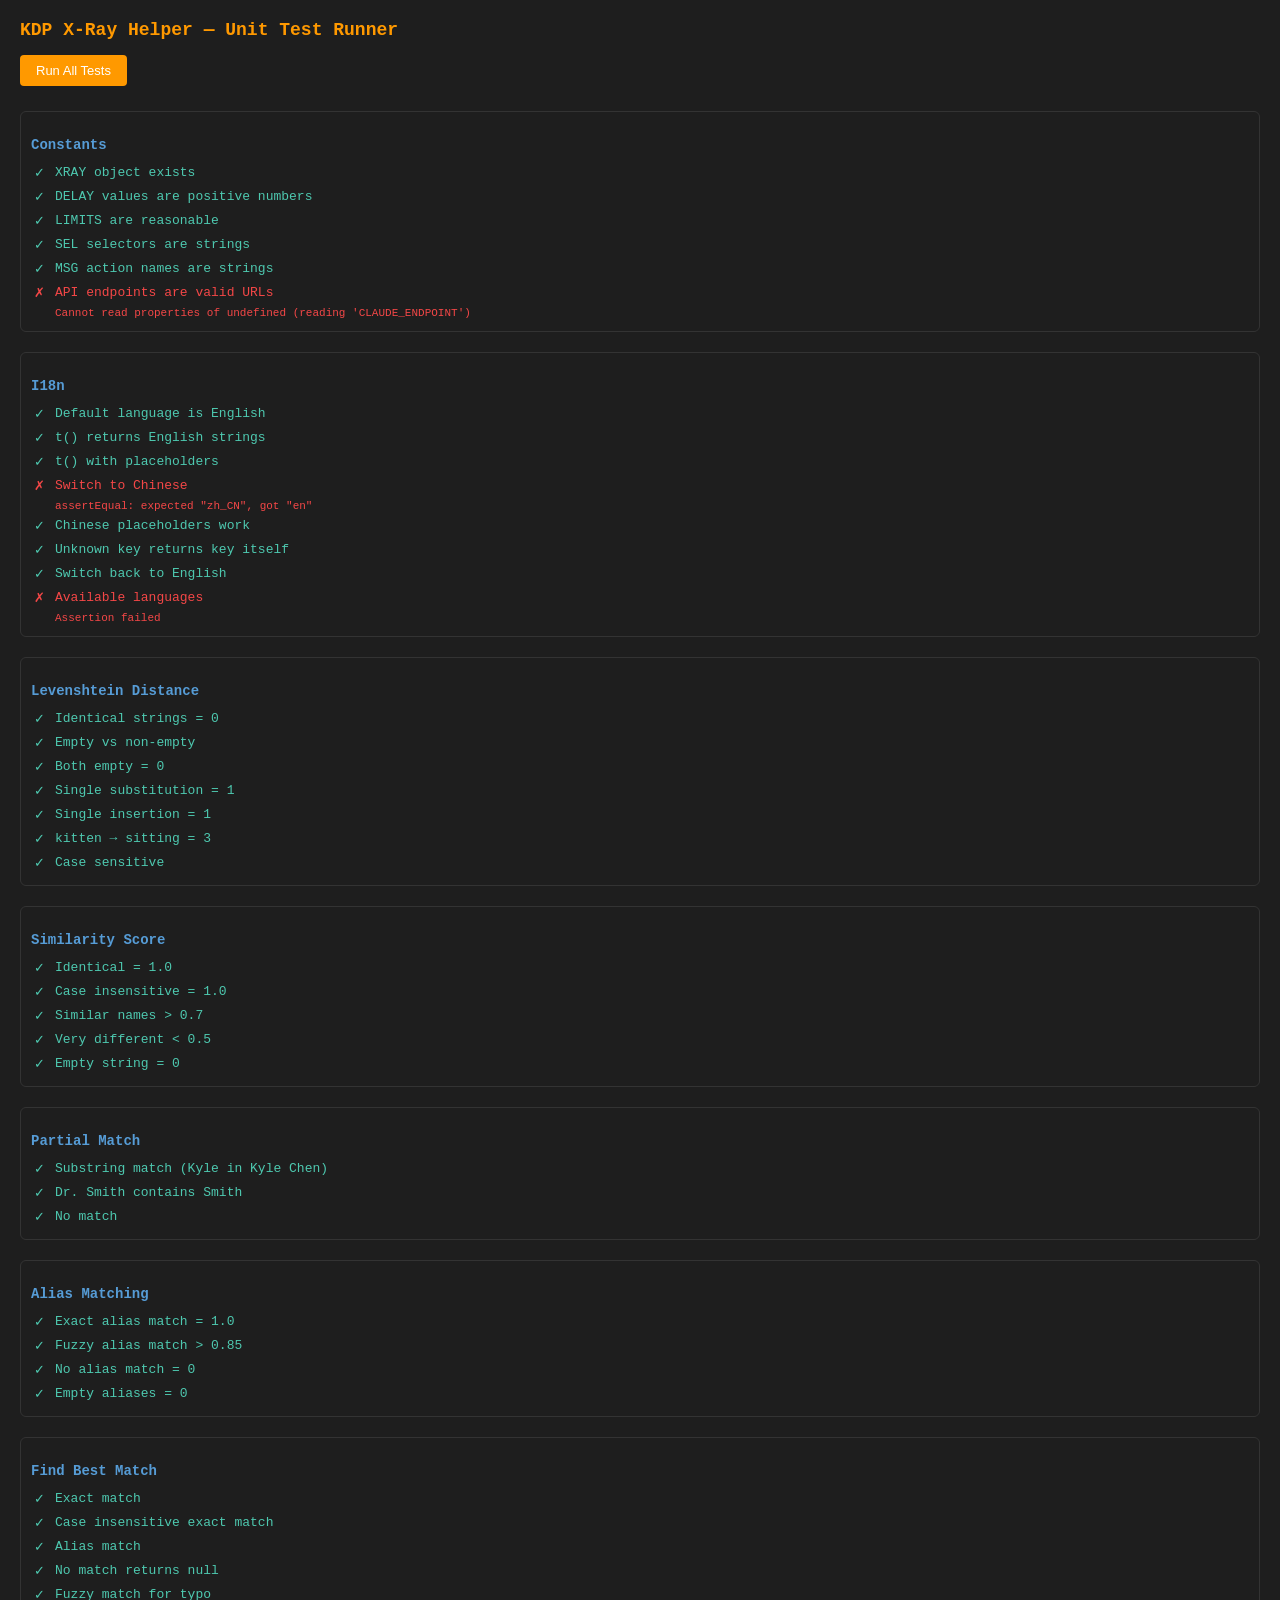
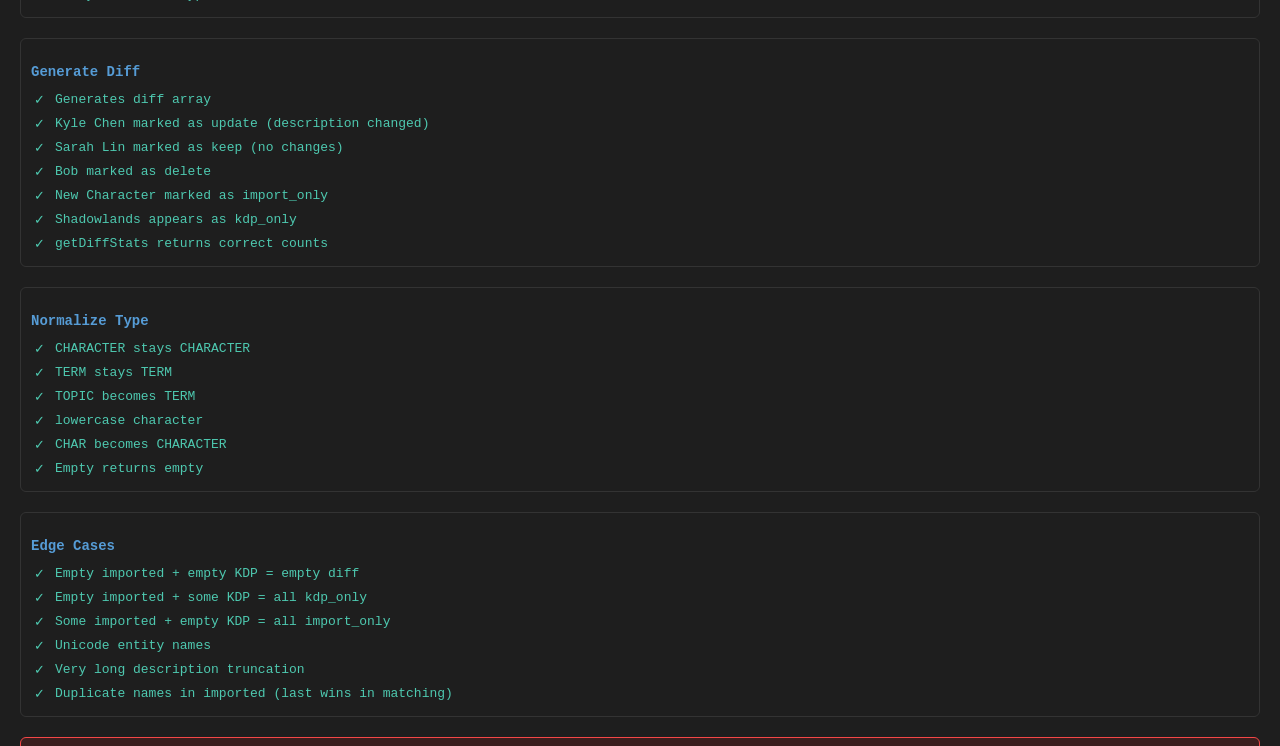
<file: tests/test-runner.html>
<!doctype html>
<html>
<head>
  <meta charset="utf-8" />
  <title>KDP X-Ray Helper — Test Runner</title>
  <style>
    * { box-sizing: border-box; margin: 0; padding: 0; }
    body { font-family: 'SF Mono', Monaco, 'Consolas', monospace; font-size: 13px; padding: 20px; background: #1e1e1e; color: #d4d4d4; }
    h1 { color: #ff9900; font-size: 18px; margin-bottom: 15px; }
    h2 { color: #569cd6; font-size: 14px; margin: 15px 0 8px; }
    .suite { margin-bottom: 20px; padding: 10px; border: 1px solid #333; border-radius: 6px; }
    .test { padding: 4px 0; display: flex; gap: 8px; }
    .test .icon { width: 16px; text-align: center; }
    .pass { color: #4ec9b0; }
    .fail { color: #f44747; }
    .skip { color: #dcdcaa; }
    .error-detail { color: #f44747; font-size: 11px; margin-left: 24px; padding: 2px 0; }
    .summary { margin-top: 20px; padding: 12px; border-radius: 6px; font-size: 14px; font-weight: bold; }
    .summary.all-pass { background: #1e3a1e; color: #4ec9b0; border: 1px solid #4ec9b0; }
    .summary.has-fail { background: #3a1e1e; color: #f44747; border: 1px solid #f44747; }
    #output { margin-top: 10px; }
    button { padding: 8px 16px; background: #ff9900; color: #fff; border: none; border-radius: 4px; cursor: pointer; font-size: 13px; margin-bottom: 15px; }
    button:hover { background: #e88b00; }
  </style>
</head>
<body>
  <h1>KDP X-Ray Helper — Unit Test Runner</h1>
  <button onclick="runAllTests()">Run All Tests</button>
  <div id="output"></div>

  <!-- Load modules under test -->
  <script src="../shared/constants.js"></script>
  <script src="../shared/i18n.js"></script>
  <script src="../shared/diff-engine.js"></script>

  <script>
    // ========== TINY TEST FRAMEWORK ==========
    const results = { total: 0, passed: 0, failed: 0, errors: [] };
    let currentSuite = '';
    const outputEl = () => document.getElementById('output');

    function suite(name) {
      currentSuite = name;
      const div = document.createElement('div');
      div.className = 'suite';
      div.id = 'suite-' + name.replace(/\s/g, '-');
      const h = document.createElement('h2');
      h.textContent = name;
      div.appendChild(h);
      outputEl().appendChild(div);
    }

    function test(name, fn) {
      results.total++;
      const suiteEl = document.querySelector(`#suite-${currentSuite.replace(/\s/g, '-')}`);
      const div = document.createElement('div');
      div.className = 'test';

      try {
        fn();
        results.passed++;
        div.innerHTML = `<span class="icon pass">✓</span><span class="pass">${name}</span>`;
      } catch (err) {
        results.failed++;
        results.errors.push({ suite: currentSuite, test: name, error: err.message });
        div.innerHTML = `<span class="icon fail">✗</span><span class="fail">${name}</span>`;
        const detail = document.createElement('div');
        detail.className = 'error-detail';
        detail.textContent = err.message;
        suiteEl.appendChild(div);
        suiteEl.appendChild(detail);
        return;
      }
      suiteEl.appendChild(div);
    }

    function assert(condition, msg) {
      if (!condition) throw new Error(msg || 'Assertion failed');
    }

    function assertEqual(actual, expected, msg) {
      if (actual !== expected) {
        throw new Error(`${msg || 'assertEqual'}: expected ${JSON.stringify(expected)}, got ${JSON.stringify(actual)}`);
      }
    }

    function assertClose(actual, expected, tolerance, msg) {
      if (Math.abs(actual - expected) > tolerance) {
        throw new Error(`${msg || 'assertClose'}: expected ~${expected} (±${tolerance}), got ${actual}`);
      }
    }

    function showSummary() {
      const div = document.createElement('div');
      div.className = `summary ${results.failed === 0 ? 'all-pass' : 'has-fail'}`;
      div.textContent = `${results.passed}/${results.total} tests passed` +
        (results.failed > 0 ? ` — ${results.failed} FAILED` : ' — ALL PASS ✓');
      outputEl().appendChild(div);
    }

    // ========== TEST SUITES ==========

    function runAllTests() {
      results.total = 0; results.passed = 0; results.failed = 0; results.errors = [];
      outputEl().innerHTML = '';

      testConstants();
      testI18n();
      testLevenshtein();
      testSimilarity();
      testPartialMatch();
      testAliasMatch();
      testFindBestMatch();
      testGenerateDiff();
      testNormalizeType();
      testEdgeCases();

      showSummary();
    }

    // ---- Constants ----
    function testConstants() {
      suite('Constants');

      test('XRAY object exists', () => {
        assert(typeof XRAY === 'object', 'XRAY should be an object');
      });

      test('DELAY values are positive numbers', () => {
        assert(XRAY.DELAY.BETWEEN_ENTITIES > 0);
        assert(XRAY.DELAY.AFTER_ACTION > 0);
        assert(XRAY.DELAY.RETRY_BASE > 0);
      });

      test('LIMITS are reasonable', () => {
        assertEqual(XRAY.LIMITS.MAX_DESCRIPTION, 1175);
        assert(XRAY.LIMITS.MAX_RETRIES >= 1);
        assert(XRAY.LIMITS.ELEMENT_TIMEOUT >= 1000);
      });

      test('SEL selectors are strings', () => {
        assert(typeof XRAY.SEL.ENTITY_ITEM === 'string');
        assert(typeof XRAY.SEL.ENTITY_NAME === 'string');
        assert(typeof XRAY.SEL.DONE_SWITCH === 'string');
      });

      test('MSG action names are strings', () => {
        assert(typeof XRAY.MSG.PING === 'string');
        assert(typeof XRAY.MSG.BATCH_PROCESS === 'string');
        assert(typeof XRAY.MSG.STOP_PROCESSING === 'string');
      });

      test('API endpoints are valid URLs', () => {
        assert(XRAY.API.CLAUDE_ENDPOINT.startsWith('https://'));
        assert(XRAY.API.OPENAI_ENDPOINT.startsWith('https://'));
      });
    }

    // ---- I18n ----
    function testI18n() {
      suite('I18n');

      test('Default language is English', () => {
        assertEqual(I18n.getLang(), 'en');
      });

      test('t() returns English strings', () => {
        assert(I18n.t('app_name').length > 0);
        assertEqual(I18n.t('app_name'), 'KDP X-Ray Helper');
      });

      test('t() with placeholders', () => {
        const result = I18n.t('status_ready', 42);
        assert(result.includes('42'), 'Should contain the count: ' + result);
      });

      test('Switch to Chinese', () => {
        I18n.setLang('zh_CN');
        assertEqual(I18n.getLang(), 'zh_CN');
        assert(I18n.t('app_name').includes('X-Ray'), 'Chinese name should contain X-Ray');
      });

      test('Chinese placeholders work', () => {
        I18n.setLang('zh_CN');
        const result = I18n.t('status_ready', 10);
        assert(result.includes('10'), 'Should contain count: ' + result);
      });

      test('Unknown key returns key itself', () => {
        const result = I18n.t('nonexistent_key_xyz');
        assertEqual(result, 'nonexistent_key_xyz');
      });

      test('Switch back to English', () => {
        I18n.setLang('en');
        assertEqual(I18n.getLang(), 'en');
      });

      test('Available languages', () => {
        const langs = I18n.getAvailableLanguages();
        assert(langs.length >= 2);
        assert(langs.some(l => l.code === 'en'));
        assert(langs.some(l => l.code === 'zh_CN'));
      });
    }

    // ---- Levenshtein ----
    function testLevenshtein() {
      suite('Levenshtein Distance');

      test('Identical strings = 0', () => {
        assertEqual(DiffEngine.levenshtein('hello', 'hello'), 0);
      });

      test('Empty vs non-empty', () => {
        assertEqual(DiffEngine.levenshtein('', 'abc'), 3);
        assertEqual(DiffEngine.levenshtein('abc', ''), 3);
      });

      test('Both empty = 0', () => {
        assertEqual(DiffEngine.levenshtein('', ''), 0);
      });

      test('Single substitution = 1', () => {
        assertEqual(DiffEngine.levenshtein('cat', 'bat'), 1);
      });

      test('Single insertion = 1', () => {
        assertEqual(DiffEngine.levenshtein('cat', 'cats'), 1);
      });

      test('kitten → sitting = 3', () => {
        assertEqual(DiffEngine.levenshtein('kitten', 'sitting'), 3);
      });

      test('Case sensitive', () => {
        assert(DiffEngine.levenshtein('Hello', 'hello') > 0);
      });
    }

    // ---- Similarity ----
    function testSimilarity() {
      suite('Similarity Score');

      test('Identical = 1.0', () => {
        assertEqual(DiffEngine.similarity('Kyle Chen', 'Kyle Chen'), 1.0);
      });

      test('Case insensitive = 1.0', () => {
        assertEqual(DiffEngine.similarity('Kyle Chen', 'kyle chen'), 1.0);
      });

      test('Similar names > 0.7', () => {
        const sim = DiffEngine.similarity('Kyle Chen', 'Kyle Chan');
        assert(sim > 0.7, 'Kyle Chen vs Kyle Chan should be > 0.7, got ' + sim);
      });

      test('Very different < 0.5', () => {
        const sim = DiffEngine.similarity('Kyle Chen', 'Shadowlands');
        assert(sim < 0.5, 'Should be < 0.5, got ' + sim);
      });

      test('Empty string = 0', () => {
        assertEqual(DiffEngine.similarity('', 'hello'), 0);
        assertEqual(DiffEngine.similarity('hello', ''), 0);
      });
    }

    // ---- Partial Match ----
    function testPartialMatch() {
      suite('Partial Match');

      test('Substring match (Kyle in Kyle Chen)', () => {
        const score = DiffEngine.partialMatch('Kyle', 'Kyle Chen');
        assert(score > 0, 'Should match substring: ' + score);
      });

      test('Dr. Smith contains Smith', () => {
        const score = DiffEngine.partialMatch('Dr. Smith', 'Smith');
        assert(score > 0, 'Should match: ' + score);
      });

      test('No match', () => {
        const score = DiffEngine.partialMatch('Apple', 'Banana');
        assertEqual(score, 0);
      });
    }

    // ---- Alias Match ----
    function testAliasMatch() {
      suite('Alias Matching');

      test('Exact alias match = 1.0', () => {
        const score = DiffEngine.aliasMatch('Kyle', ['Kyle', 'Mr. Chen']);
        assertEqual(score, 1.0);
      });

      test('Fuzzy alias match > 0.85', () => {
        const score = DiffEngine.aliasMatch('Mr Chen', ['Kyle', 'Mr. Chen']);
        assert(score > 0.8, 'Should fuzzy match Mr Chen to Mr. Chen: ' + score);
      });

      test('No alias match = 0', () => {
        const score = DiffEngine.aliasMatch('Banana', ['Kyle', 'Mr. Chen']);
        assertEqual(score, 0);
      });

      test('Empty aliases = 0', () => {
        assertEqual(DiffEngine.aliasMatch('Kyle', []), 0);
        assertEqual(DiffEngine.aliasMatch('Kyle', null), 0);
      });
    }

    // ---- Find Best Match ----
    function testFindBestMatch() {
      suite('Find Best Match');

      const kdpEntities = [
        { name: 'Kyle Chen', type: 'CHARACTER', aliases: ['Kyle', 'Mr. Chen'] },
        { name: 'Sarah Lin', type: 'CHARACTER', aliases: ['Sarah'] },
        { name: 'Shadowlands', type: 'TOPIC', aliases: ['Shadow Realm'] },
      ];

      test('Exact match', () => {
        const result = DiffEngine.findBestMatch({ name: 'Kyle Chen' }, kdpEntities);
        assert(result !== null, 'Should find match');
        assertEqual(result.kdpEntity.name, 'Kyle Chen');
        assertEqual(result.matchType, 'exact');
        assertEqual(result.score, 1.0);
      });

      test('Case insensitive exact match', () => {
        const result = DiffEngine.findBestMatch({ name: 'kyle chen' }, kdpEntities);
        assert(result !== null);
        assertEqual(result.kdpEntity.name, 'Kyle Chen');
      });

      test('Alias match', () => {
        const result = DiffEngine.findBestMatch({ name: 'Shadow Realm' }, kdpEntities);
        assert(result !== null, 'Should match via alias');
        assertEqual(result.kdpEntity.name, 'Shadowlands');
      });

      test('No match returns null', () => {
        const result = DiffEngine.findBestMatch({ name: 'Unknown Person XYZ' }, kdpEntities);
        assertEqual(result, null);
      });

      test('Fuzzy match for typo', () => {
        const result = DiffEngine.findBestMatch({ name: 'Kile Chen' }, kdpEntities, 0.7);
        assert(result !== null, 'Should fuzzy match Kile to Kyle');
        assertEqual(result.kdpEntity.name, 'Kyle Chen');
      });
    }

    // ---- Generate Diff ----
    function testGenerateDiff() {
      suite('Generate Diff');

      const imported = [
        { name: 'Kyle Chen', type: 'CHARACTER', description: 'Updated description', action: 'update' },
        { name: 'Sarah Lin', type: 'CHARACTER', description: 'Same as KDP', action: 'update' },
        { name: 'Minor Character Bob', type: 'CHARACTER', action: 'delete' },
        { name: 'New Character', type: 'CHARACTER', description: 'Brand new', action: 'update' },
      ];

      const kdpEntities = [
        { name: 'Kyle Chen', type: 'CHARACTER', description: 'Old description' },
        { name: 'Sarah Lin', type: 'CHARACTER', description: 'Same as KDP' },
        { name: 'Minor Character Bob', type: 'CHARACTER', description: '' },
        { name: 'Shadowlands', type: 'TOPIC', description: 'A realm' },
      ];

      test('Generates diff array', () => {
        const diff = DiffEngine.generateDiff(imported, kdpEntities);
        assert(Array.isArray(diff), 'Should return array');
        assert(diff.length > 0, 'Should have items');
      });

      test('Kyle Chen marked as update (description changed)', () => {
        const diff = DiffEngine.generateDiff(imported, kdpEntities);
        const kyle = diff.find(d => d.name === 'Kyle Chen');
        assert(kyle !== null, 'Kyle should be in diff');
        assertEqual(kyle.action, 'update');
        assert(kyle.changes.some(c => c.field === 'description'), 'Should have description change');
      });

      test('Sarah Lin marked as keep (no changes)', () => {
        const diff = DiffEngine.generateDiff(imported, kdpEntities);
        const sarah = diff.find(d => d.name === 'Sarah Lin');
        assertEqual(sarah.action, 'keep');
      });

      test('Bob marked as delete', () => {
        const diff = DiffEngine.generateDiff(imported, kdpEntities);
        const bob = diff.find(d => d.name === 'Minor Character Bob');
        assertEqual(bob.action, 'delete');
      });

      test('New Character marked as import_only', () => {
        const diff = DiffEngine.generateDiff(imported, kdpEntities);
        const newChar = diff.find(d => d.name === 'New Character');
        assert(newChar !== null, 'New Character should be in diff');
        assertEqual(newChar.source, 'import_only');
      });

      test('Shadowlands appears as kdp_only', () => {
        const diff = DiffEngine.generateDiff(imported, kdpEntities, { showUnmatched: true });
        const shadow = diff.find(d => d.name === 'Shadowlands');
        assert(shadow !== null, 'Shadowlands should appear');
        assertEqual(shadow.source, 'kdp_only');
      });

      test('getDiffStats returns correct counts', () => {
        const diff = DiffEngine.generateDiff(imported, kdpEntities, { showUnmatched: true });
        const stats = DiffEngine.getDiffStats(diff);
        assert(stats.total > 0);
        assert(stats.updates >= 1, 'Should have at least 1 update');
        assert(stats.deletes >= 1, 'Should have at least 1 delete');
      });
    }

    // ---- Normalize Type ----
    function testNormalizeType() {
      suite('Normalize Type');

      test('CHARACTER stays CHARACTER', () => {
        assertEqual(DiffEngine.normalizeType('CHARACTER'), 'CHARACTER');
      });

      test('TERM stays TERM', () => {
        assertEqual(DiffEngine.normalizeType('TERM'), 'TERM');
      });

      test('TOPIC becomes TERM', () => {
        assertEqual(DiffEngine.normalizeType('TOPIC'), 'TERM');
      });

      test('lowercase character', () => {
        assertEqual(DiffEngine.normalizeType('character'), 'CHARACTER');
      });

      test('CHAR becomes CHARACTER', () => {
        assertEqual(DiffEngine.normalizeType('CHAR'), 'CHARACTER');
      });

      test('Empty returns empty', () => {
        assertEqual(DiffEngine.normalizeType(''), '');
        assertEqual(DiffEngine.normalizeType(null), '');
      });
    }

    // ---- Edge Cases ----
    function testEdgeCases() {
      suite('Edge Cases');

      test('Empty imported + empty KDP = empty diff', () => {
        const diff = DiffEngine.generateDiff([], []);
        assert(Array.isArray(diff));
        assertEqual(diff.length, 0);
      });

      test('Empty imported + some KDP = all kdp_only', () => {
        const diff = DiffEngine.generateDiff([], [{ name: 'A', type: 'CHARACTER' }], { showUnmatched: true });
        assertEqual(diff.length, 1);
        assertEqual(diff[0].source, 'kdp_only');
      });

      test('Some imported + empty KDP = all import_only', () => {
        const diff = DiffEngine.generateDiff(
          [{ name: 'A', type: 'CHARACTER', action: 'update' }],
          []
        );
        assertEqual(diff.length, 1);
        assertEqual(diff[0].source, 'import_only');
      });

      test('Unicode entity names', () => {
        const diff = DiffEngine.generateDiff(
          [{ name: '张三', type: 'CHARACTER', description: '主角', action: 'update' }],
          [{ name: '张三', type: 'CHARACTER', description: '' }]
        );
        const item = diff.find(d => d.name === '张三');
        assert(item !== null, 'Should handle Chinese names');
        assertEqual(item.source, 'both');
      });

      test('Very long description truncation', () => {
        const longDesc = 'A'.repeat(2000);
        const diff = DiffEngine.generateDiff(
          [{ name: 'Test', type: 'CHARACTER', description: longDesc, action: 'update' }],
          [{ name: 'Test', type: 'CHARACTER', description: 'Short' }]
        );
        const item = diff.find(d => d.name === 'Test');
        assert(item.changes.some(c => c.field === 'description'), 'Should detect desc change');
      });

      test('Duplicate names in imported (last wins in matching)', () => {
        const diff = DiffEngine.generateDiff(
          [
            { name: 'Kyle', type: 'CHARACTER', action: 'update', description: 'First' },
            { name: 'Kyle', type: 'CHARACTER', action: 'update', description: 'Second' },
          ],
          [{ name: 'Kyle', type: 'CHARACTER', description: 'Original' }]
        );
        // First Kyle should match KDP's Kyle, second should be import_only
        assert(diff.length >= 2, 'Should have at least 2 items');
      });
    }

    // Auto-run on load
    window.addEventListener('load', runAllTests);
  </script>
</body>
</html>
</file>
<file: options/options.css>
/* Developer Tools — dark theme for dev feel */

* { box-sizing: border-box; margin: 0; padding: 0; }

body {
  font-family: -apple-system, BlinkMacSystemFont, 'Segoe UI', Roboto, sans-serif;
  background: #1a1a2e;
  color: #e0e0e0;
  padding: 20px;
  min-width: 500px;
}

.dev-container {
  max-width: 720px;
  margin: 0 auto;
}

h1 {
  font-size: 22px;
  margin-bottom: 4px;
  color: #fff;
}

.subtitle {
  font-size: 13px;
  color: #888;
  margin-bottom: 20px;
}

.card {
  background: #16213e;
  border: 1px solid #0f3460;
  border-radius: 8px;
  padding: 16px;
  margin-bottom: 14px;
}

.card h2 {
  font-size: 15px;
  color: #e94560;
  margin-bottom: 10px;
  text-transform: uppercase;
  letter-spacing: 0.5px;
}

.row {
  display: flex;
  gap: 8px;
  align-items: center;
  margin-bottom: 8px;
  flex-wrap: wrap;
}

.row:last-child { margin-bottom: 0; }

button {
  background: #0f3460;
  color: #e0e0e0;
  border: 1px solid #1a4a8a;
  padding: 7px 14px;
  border-radius: 4px;
  cursor: pointer;
  font-size: 13px;
  transition: background 0.15s;
}

button:hover {
  background: #1a4a8a;
}

button:active {
  background: #0a2a50;
}

button.btn-warning {
  background: #533a00;
  border-color: #7a5500;
}

button.btn-warning:hover {
  background: #7a5500;
}

button.btn-danger {
  background: #5c1010;
  border-color: #8a2020;
}

button.btn-danger:hover {
  background: #8a2020;
}

button.btn-small {
  padding: 3px 10px;
  font-size: 11px;
}

.status-badge {
  font-size: 12px;
  padding: 3px 10px;
  border-radius: 10px;
  background: #333;
  color: #aaa;
}

.status-badge.ok {
  background: #0a3a0a;
  color: #4caf50;
}

.status-badge.fail {
  background: #3a0a0a;
  color: #f44336;
}

.field-group {
  margin-bottom: 10px;
}

.field-group label {
  display: block;
  font-size: 12px;
  color: #888;
  margin-bottom: 4px;
}

input[type="text"],
select,
textarea {
  width: 100%;
  background: #0d1b3e;
  border: 1px solid #1a4a8a;
  color: #e0e0e0;
  padding: 7px 10px;
  border-radius: 4px;
  font-size: 13px;
  font-family: inherit;
}

textarea {
  resize: vertical;
  font-family: 'Menlo', 'Consolas', monospace;
  font-size: 12px;
}

input:focus, select:focus, textarea:focus {
  outline: none;
  border-color: #e94560;
}

.hint {
  font-size: 12px;
  color: #777;
  margin-bottom: 10px;
  line-height: 1.4;
}

/* Log section */
.log-section {
  min-height: 200px;
}

.log-header {
  display: flex;
  justify-content: space-between;
  align-items: center;
  margin-bottom: 10px;
}

.log-header h2 { margin-bottom: 0; }

#log-output {
  background: #0a0a1a;
  border: 1px solid #1a1a3e;
  border-radius: 4px;
  padding: 10px;
  font-family: 'Menlo', 'Consolas', monospace;
  font-size: 12px;
  line-height: 1.5;
  max-height: 400px;
  overflow-y: auto;
  white-space: pre-wrap;
  word-wrap: break-word;
  color: #aaa;
}
</file>
<file: sidepanel/sidepanel.css>
/* sidepanel.css — KDP X-Ray Helper Side Panel Styles */

* {
  box-sizing: border-box;
  margin: 0;
  padding: 0;
}

body {
  font-family: -apple-system, BlinkMacSystemFont, 'Segoe UI', Roboto, sans-serif;
  font-size: 13px;
  color: #333;
  background: #fafafa;
}

.container {
  padding: 12px;
  max-width: 100%;
}

/* ============ HEADER ============ */

.header {
  display: flex;
  justify-content: space-between;
  align-items: center;
  margin-bottom: 8px;
}

.header h1 {
  font-size: 15px;
  color: #232f3e;
  font-weight: 700;
}

.header-actions {
  display: flex;
  gap: 6px;
  align-items: center;
}

.icon-btn {
  background: none;
  border: 1px solid #ccc;
  border-radius: 3px;
  cursor: pointer;
  padding: 2px 6px;
  font-size: 14px;
}

.icon-btn:hover {
  background: #e8e8e8;
}

/* ============ STATUS BAR ============ */

.status {
  padding: 6px 10px;
  border-radius: 4px;
  margin-bottom: 10px;
  font-size: 12px;
  background: #f0f0f0;
  color: #666;
}

.status.ready {
  background: #e6f4ea;
  color: #1e7e34;
}

.status.error {
  background: #fde8e8;
  color: #c0392b;
}

.status.working {
  background: #fff3cd;
  color: #856404;
}

/* ============ TABS ============ */

.tabs {
  display: flex;
  gap: 2px;
  margin-bottom: 10px;
  border-bottom: 2px solid #e0e0e0;
}

.tab {
  flex: 1;
  padding: 7px 4px;
  border: none;
  background: transparent;
  cursor: pointer;
  font-size: 12px;
  color: #666;
  border-bottom: 2px solid transparent;
  margin-bottom: -2px;
  transition: all 0.2s;
}

.tab:hover {
  color: #232f3e;
  background: #f5f5f5;
}

.tab.active {
  color: #232f3e;
  font-weight: 600;
  border-bottom-color: #ff9900;
}

.tab-content {
  display: none;
}

.tab-content.active {
  display: block;
}

/* ============ SECTIONS & LABELS ============ */

.section {
  margin-bottom: 12px;
}

.section-label {
  display: block;
  font-size: 12px;
  font-weight: 600;
  color: #555;
  margin-bottom: 4px;
}

.divider {
  text-align: center;
  margin: 12px 0;
  color: #999;
  font-size: 11px;
}

/* ============ FORM ELEMENTS ============ */

textarea {
  width: 100%;
  font-family: 'SF Mono', Monaco, 'Consolas', monospace;
  font-size: 11px;
  padding: 8px;
  border: 1px solid #d0d0d0;
  border-radius: 4px;
  resize: vertical;
  margin: 4px 0;
  background: #fff;
  transition: border-color 0.2s;
}

textarea:focus {
  outline: none;
  border-color: #ff9900;
  box-shadow: 0 0 0 2px rgba(255, 153, 0, 0.15);
}

textarea.export-area {
  background: #f8f8f8;
}

.button-row {
  display: flex;
  gap: 6px;
  margin: 6px 0;
  flex-wrap: wrap;
}

button {
  padding: 6px 12px;
  border: 1px solid #ccc;
  border-radius: 4px;
  cursor: pointer;
  font-size: 12px;
  background: #f0f0f0;
  transition: background 0.2s;
}

button:hover:not(:disabled) {
  background: #e0e0e0;
}

button:disabled {
  opacity: 0.4;
  cursor: not-allowed;
}

.btn-primary {
  background: #ff9900;
  color: #fff;
  border-color: #e88b00;
  font-weight: 600;
}

.btn-primary:hover:not(:disabled) {
  background: #e88b00;
}

.btn-danger {
  background: #d9534f;
  color: #fff;
  border-color: #c9302c;
}

.btn-danger:hover:not(:disabled) {
  background: #c9302c;
}

.btn-sm {
  padding: 3px 8px;
  font-size: 11px;
}

.btn-lg {
  padding: 8px 16px;
  font-size: 13px;
  width: 100%;
}

.mt-10 {
  margin-top: 10px;
}

/* ============ VALIDATION RESULT ============ */

.result {
  font-size: 12px;
  margin: 6px 0;
  padding: 6px 8px;
  border-radius: 4px;
  white-space: pre-wrap;
  display: none;
}

.result.show {
  display: block;
}

.result.success {
  background: #e6f4ea;
  color: #1e7e34;
}

.result.error {
  background: #fde8e8;
  color: #c0392b;
}

.result.info {
  background: #e8f0fe;
  color: #1a73e8;
}

/* ============ DIFF VIEW ============ */

.diff-header {
  margin-bottom: 8px;
}

.diff-header h2 {
  font-size: 14px;
  color: #232f3e;
}

.diff-summary {
  font-size: 12px;
  color: #666;
  margin-top: 4px;
}

.diff-actions {
  display: flex;
  gap: 6px;
  margin-bottom: 8px;
}

.diff-container {
  max-height: calc(100vh - 280px);
  overflow-y: auto;
}

.placeholder-text {
  color: #999;
  font-style: italic;
  text-align: center;
  padding: 40px 20px;
}

/* Diff item card */
.diff-item {
  border: 1px solid #e0e0e0;
  border-radius: 6px;
  margin-bottom: 8px;
  background: #fff;
  overflow: hidden;
}

.diff-item.action-add {
  border-left: 3px solid #28a745;
}

.diff-item.action-update {
  border-left: 3px solid #ffc107;
}

.diff-item.action-delete {
  border-left: 3px solid #dc3545;
}

.diff-item.action-keep {
  border-left: 3px solid #6c757d;
  opacity: 0.7;
}

.diff-item.action-kdp_only {
  border-left: 3px solid #17a2b8;
  opacity: 0.6;
}

/* Fuzzy match indicator */
.diff-match-tag {
  font-size: 10px;
  color: #856404;
  background: #fff3cd;
  padding: 0 4px;
  border-radius: 3px;
  font-weight: 400;
}

/* Description preview */
.diff-desc-preview {
  font-size: 10px;
  color: #777;
}

.diff-desc-text {
  font-style: italic;
}

.diff-context {
  font-size: 10px;
  color: #888;
}

.diff-note {
  font-size: 11px;
}

/* Entity editor */
.entity-editor {
  border: 1px solid #ff9900;
  border-radius: 6px;
  background: #fffdf5;
  margin: 8px 0;
  overflow: hidden;
}

.editor-header {
  display: flex;
  justify-content: space-between;
  align-items: center;
  padding: 8px 10px;
  background: #fff8e1;
  border-bottom: 1px solid #ffe0b2;
}

.editor-header h3 {
  font-size: 13px;
  color: #232f3e;
}

.editor-close {
  background: none;
  border: none;
  font-size: 16px;
  cursor: pointer;
  color: #999;
  padding: 0 4px;
}

.editor-body {
  padding: 10px;
}

.editor-label {
  display: flex;
  justify-content: space-between;
  font-size: 11px;
  font-weight: 600;
  color: #555;
  margin: 6px 0 2px;
}

.editor-input, .editor-select {
  width: 100%;
  padding: 5px 8px;
  border: 1px solid #d0d0d0;
  border-radius: 3px;
  font-size: 12px;
}

.editor-textarea {
  width: 100%;
  padding: 5px 8px;
  border: 1px solid #d0d0d0;
  border-radius: 3px;
  font-size: 11px;
  font-family: inherit;
  resize: vertical;
}

.char-count {
  font-weight: 400;
  font-size: 10px;
}

.editor-footer {
  display: flex;
  gap: 6px;
  padding: 8px 10px;
  background: #fff8e1;
  border-top: 1px solid #ffe0b2;
}

.diff-item-header {
  display: flex;
  align-items: center;
  padding: 6px 10px;
  background: #f8f9fa;
  gap: 8px;
}

.diff-checkbox {
  flex-shrink: 0;
}

.diff-name {
  font-weight: 600;
  font-size: 13px;
  flex: 1;
}

.diff-badge {
  font-size: 10px;
  font-weight: 600;
  padding: 1px 6px;
  border-radius: 10px;
  text-transform: uppercase;
}

.diff-badge.add {
  background: #d4edda;
  color: #155724;
}

.diff-badge.update {
  background: #fff3cd;
  color: #856404;
}

.diff-badge.delete {
  background: #f8d7da;
  color: #721c24;
}

.diff-badge.keep {
  background: #e2e3e5;
  color: #383d41;
}

.diff-item-body {
  padding: 6px 10px;
  font-size: 11px;
}

.diff-field {
  margin-bottom: 4px;
}

.diff-field-label {
  font-weight: 600;
  color: #555;
  display: inline;
}

.diff-old {
  text-decoration: line-through;
  color: #dc3545;
  background: #ffeef0;
  padding: 0 2px;
}

.diff-new {
  color: #28a745;
  background: #e6ffed;
  padding: 0 2px;
}

/* ============ PROGRESS BAR ============ */

.progress-section {
  margin: 10px 0;
}

.progress-bar-container {
  height: 22px;
  background: #e0e0e0;
  border-radius: 11px;
  overflow: hidden;
}

.progress-bar {
  height: 100%;
  background: linear-gradient(90deg, #ff9900, #ffb347);
  width: 0%;
  transition: width 0.3s;
  text-align: center;
  line-height: 22px;
  color: #fff;
  font-size: 11px;
  font-weight: 600;
  min-width: 0;
}

.exec-status {
  font-size: 12px;
  color: #666;
  margin-top: 6px;
  text-align: center;
}

/* ============ EXECUTION RESULTS ============ */

.exec-results {
  margin-top: 10px;
  max-height: 300px;
  overflow-y: auto;
}

.exec-result-item {
  display: flex;
  align-items: center;
  padding: 4px 8px;
  font-size: 11px;
  border-bottom: 1px solid #f0f0f0;
  gap: 6px;
}

.exec-icon {
  flex-shrink: 0;
  width: 16px;
  text-align: center;
}

.exec-icon.success { color: #28a745; }
.exec-icon.error { color: #dc3545; }
.exec-icon.cancelled { color: #ffc107; }

/* ============ LOG ============ */

.log {
  max-height: calc(100vh - 160px);
  overflow-y: auto;
  font-family: 'SF Mono', Monaco, 'Consolas', monospace;
  font-size: 11px;
  padding: 8px;
  background: #1e1e1e;
  color: #d4d4d4;
  border-radius: 4px;
  margin-bottom: 6px;
}

.log .success { color: #4ec9b0; }
.log .error { color: #f44747; }
.log .info { color: #569cd6; }
.log .warn { color: #dcdcaa; }

/* ============ STEP HEADERS ============ */

.step-header {
  display: flex;
  align-items: center;
  gap: 8px;
  margin-bottom: 4px;
}

.step-badge {
  display: inline-flex;
  align-items: center;
  justify-content: center;
  width: 22px;
  height: 22px;
  border-radius: 50%;
  background: #ff9900;
  color: #fff;
  font-size: 12px;
  font-weight: 700;
  flex-shrink: 0;
}

.step-desc {
  font-size: 11px;
  color: #777;
  margin-bottom: 8px;
  line-height: 1.4;
}

.section-inner {
  padding: 0;
  margin-bottom: 8px;
}

/* ============ FILE UPLOAD ZONE ============ */

.upload-zone {
  border: 2px dashed #ccc;
  border-radius: 6px;
  padding: 20px 12px;
  text-align: center;
  cursor: pointer;
  transition: all 0.2s;
  background: #fafafa;
  margin: 4px 0;
}

.upload-zone:hover {
  border-color: #ff9900;
  background: #fffdf5;
}

.upload-zone.drag-over {
  border-color: #ff9900;
  background: #fff8e1;
  box-shadow: 0 0 0 3px rgba(255, 153, 0, 0.15);
}

.upload-zone.has-file {
  border-color: #28a745;
  border-style: solid;
  background: #e6f4ea;
}

.upload-icon {
  font-size: 24px;
  margin-bottom: 6px;
}

.upload-hint {
  font-size: 12px;
  color: #888;
}

.upload-filename {
  font-size: 12px;
  font-weight: 600;
  color: #1e7e34;
  margin-top: 4px;
}

.file-input-hidden {
  display: none;
}

/* ============ TOGGLE DIVIDER ============ */

.toggle-divider {
  cursor: pointer;
  user-select: none;
  transition: color 0.2s;
}

.toggle-divider:hover {
  color: #ff9900;
}

/* ============ PROMPT SECTION ============ */

.prompt-area {
  font-family: 'Consolas', 'Monaco', monospace;
  font-size: 11px;
  line-height: 1.5;
  background: #f5f5f0;
  border: 1px solid #ddd;
  border-radius: 4px;
  padding: 10px;
  resize: vertical;
  color: #333;
}

/* ============ UTILITY ============ */

.hidden {
  display: none !important;
}

/* Scrollbar styling */
::-webkit-scrollbar {
  width: 6px;
}

::-webkit-scrollbar-track {
  background: transparent;
}

::-webkit-scrollbar-thumb {
  background: #ccc;
  border-radius: 3px;
}

::-webkit-scrollbar-thumb:hover {
  background: #aaa;
}
</file>
